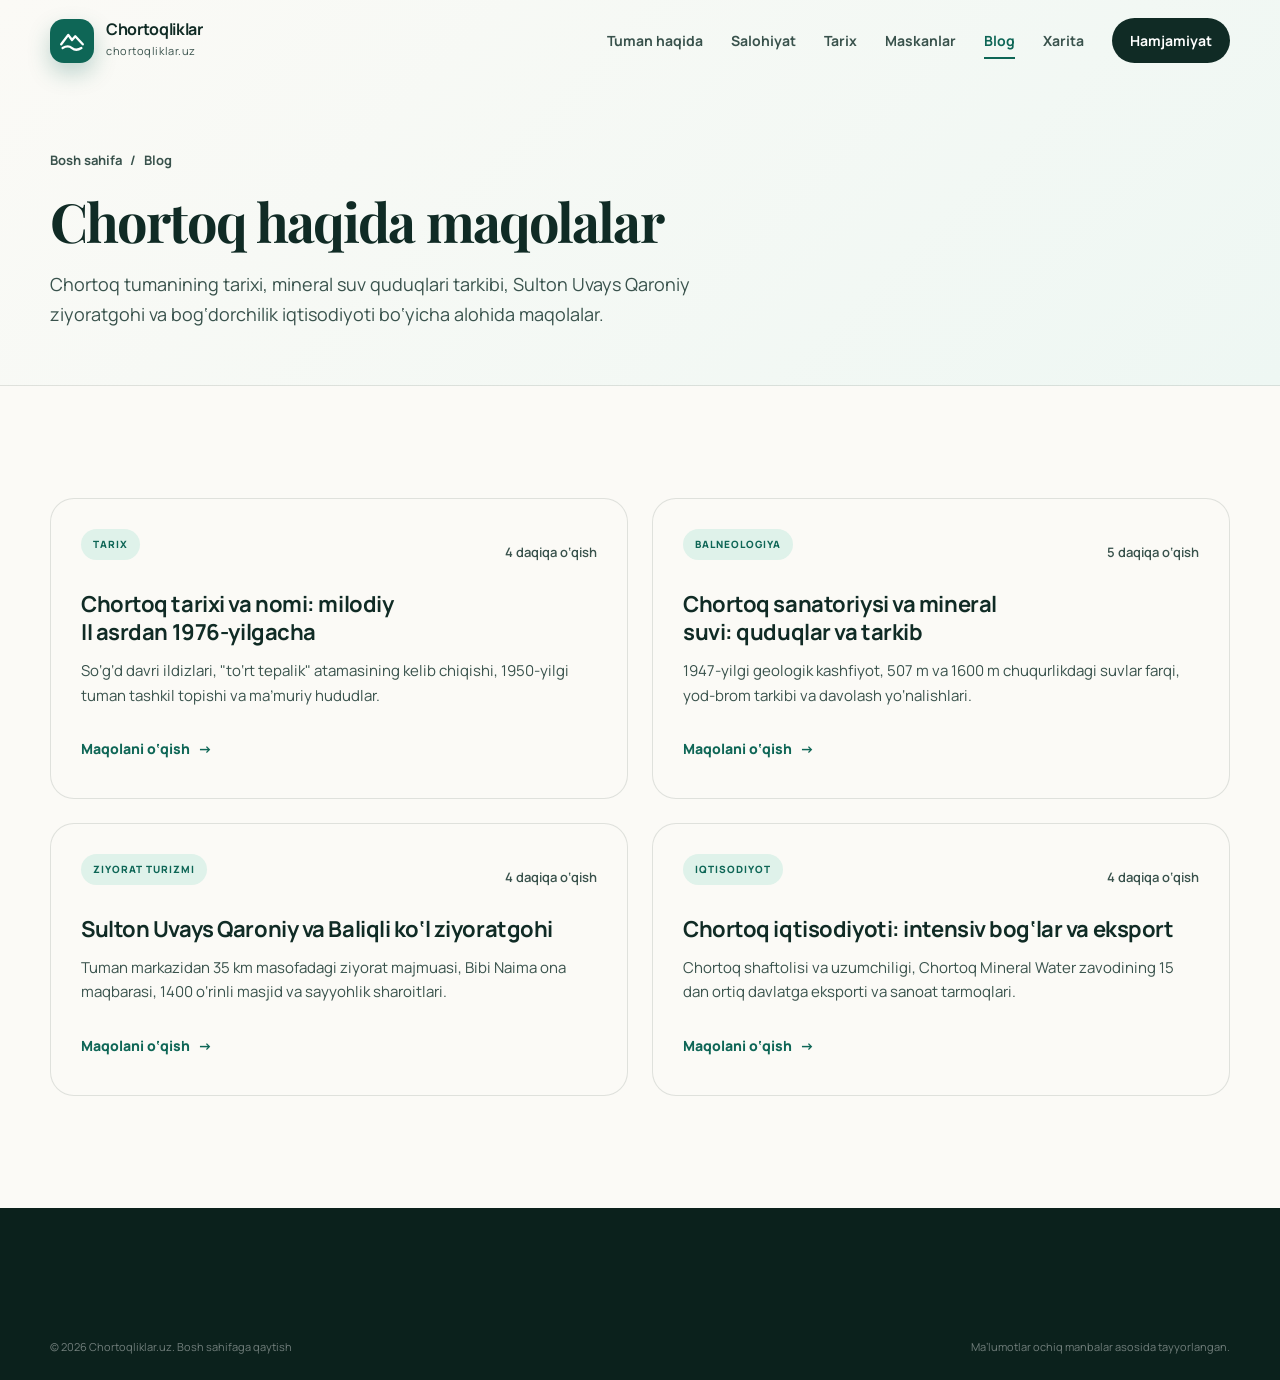
<file: blog/index.html>
<!doctype html>
<html lang="uz">
<head>
  <meta charset="utf-8" />
  <meta name="viewport" content="width=device-width, initial-scale=1" />
  <meta name="theme-color" content="#0e5d4f" />
  <meta name="description" content="Chortoq tumani tarixi, mineral suvlari, sanatoriy, ziyoratgohlar va iqtisodiyoti haqida maqolalar to‘plami." />
  <meta name="robots" content="index, follow, max-image-preview:large" />
  <link rel="canonical" href="https://chortoqliklar.uz/blog/" />
  <meta property="og:site_name" content="Chortoqliklar.uz" />
  <meta property="og:locale" content="uz_UZ" />
  <meta property="og:type" content="website" />
  <meta property="og:url" content="https://chortoqliklar.uz/blog/" />
  <meta property="og:title" content="Chortoq blogi. Maqolalar va tahlillar" />
  <meta property="og:description" content="Chortoq tumani tarixi, mineral suvlari, ziyoratgohlar va iqtisodiyoti bo‘yicha maqolalar." />
  <meta property="og:image" content="https://chortoqliklar.uz/assets/chortoq-sanatorium.png" />
  <title>Blog. Chortoqliklar.uz</title>
  <link rel="icon" href="../assets/favicon.svg" type="image/svg+xml" />
  <link rel="preconnect" href="https://fonts.googleapis.com" />
  <link rel="preconnect" href="https://fonts.gstatic.com" crossorigin />
  <link href="https://fonts.googleapis.com/css2?family=Manrope:wght@400;500;600;700;800&family=Playfair+Display:wght@600;700&display=swap" rel="stylesheet" />
  <link rel="stylesheet" href="../styles.css" />
  <script type="application/ld+json">
  {
    "@context": "https://schema.org",
    "@graph": [
      {
        "@type": "CollectionPage",
        "name": "Chortoq blogi",
        "url": "https://chortoqliklar.uz/blog/",
        "description": "Chortoq tumani tarixi, balneologiyasi, ziyoratgohlari va iqtisodiyoti haqida maqolalar.",
        "inLanguage": "uz"
      },
      {
        "@type": "BreadcrumbList",
        "itemListElement": [
          { "@type": "ListItem", "position": 1, "name": "Bosh sahifa", "item": "https://chortoqliklar.uz/" },
          { "@type": "ListItem", "position": 2, "name": "Blog", "item": "https://chortoqliklar.uz/blog/" }
        ]
      }
    ]
  }
  </script>
</head>
<body>
  <a class="skip-link" href="#main">Asosiy qismga o‘tish</a>

  <header class="site-header scrolled" id="top">
    <div class="container nav-wrap">
      <a class="brand" href="../index.html" aria-label="Chortoqliklar bosh sahifa">
        <span class="brand-mark" aria-hidden="true">
          <svg viewBox="0 0 64 64" role="img">
            <path d="M9 39 24 19l8 11 7-8 16 17" fill="none" stroke="currentColor" stroke-width="5" stroke-linecap="round" stroke-linejoin="round"/>
            <path d="M12 47c8-5 14-5 20 0s12 5 20 0" fill="none" stroke="currentColor" stroke-width="5" stroke-linecap="round"/>
          </svg>
        </span>
        <span>
          <strong>Chortoqliklar</strong>
          <small>chortoqliklar.uz</small>
        </span>
      </a>

      <button class="nav-toggle" type="button" aria-label="Menyuni ochish" aria-expanded="false" aria-controls="site-nav">
        <span></span><span></span><span></span>
      </button>

      <nav class="site-nav" id="site-nav" aria-label="Asosiy navigatsiya">
        <a href="../index.html#about">Tuman haqida</a>
        <a href="../index.html#potential">Salohiyat</a>
        <a href="../index.html#history">Tarix</a>
        <a href="../index.html#places">Maskanlar</a>
        <a class="active" href="index.html">Blog</a>
        <a href="../index.html#map">Xarita</a>
        <a class="nav-cta" href="../index.html#community">Hamjamiyat</a>
      </nav>
    </div>
  </header>

  <main id="main">
    <section class="article-hero">
      <div class="container">
        <nav class="breadcrumbs" aria-label="Navigatsiya zanjiri">
          <a href="../index.html">Bosh sahifa</a>
          <span>/</span>
          <span>Blog</span>
        </nav>
        <h1>Chortoq haqida maqolalar</h1>
        <p class="article-lead">
          Chortoq tumanining tarixi, mineral suv quduqlari tarkibi, Sulton Uvays Qaroniy ziyoratgohi va bog‘dorchilik iqtisodiyoti bo‘yicha alohida maqolalar.
        </p>
      </div>
    </section>

    <section class="section">
      <div class="container">
        <div class="blog-grid" style="margin-top: 0;">
          <article class="blog-card">
            <div class="blog-meta">
              <span class="place-tag">Tarix</span>
              <span>4 daqiqa o‘qish</span>
            </div>
            <h3><a href="chortoq-tarixi.html">Chortoq tarixi va nomi: milodiy II asrdan 1976-yilgacha</a></h3>
            <p>So‘g‘d davri ildizlari, "to‘rt tepalik" atamasining kelib chiqishi, 1950-yilgi tuman tashkil topishi va ma’muriy hududlar.</p>
            <a class="blog-read" href="chortoq-tarixi.html">Maqolani o‘qish <span>→</span></a>
          </article>

          <article class="blog-card">
            <div class="blog-meta">
              <span class="place-tag">Balneologiya</span>
              <span>5 daqiqa o‘qish</span>
            </div>
            <h3><a href="chortoq-mineral-suvi-va-sanatoriy.html">Chortoq sanatoriysi va mineral suvi: quduqlar va tarkib</a></h3>
            <p>1947-yilgi geologik kashfiyot, 507 m va 1600 m chuqurlikdagi suvlar farqi, yod-brom tarkibi va davolash yo‘nalishlari.</p>
            <a class="blog-read" href="chortoq-mineral-suvi-va-sanatoriy.html">Maqolani o‘qish <span>→</span></a>
          </article>

          <article class="blog-card">
            <div class="blog-meta">
              <span class="place-tag">Ziyorat turizmi</span>
              <span>4 daqiqa o‘qish</span>
            </div>
            <h3><a href="sulton-uvays-qaroniy-baliqli-kol.html">Sulton Uvays Qaroniy va Baliqli ko‘l ziyoratgohi</a></h3>
            <p>Tuman markazidan 35 km masofadagi ziyorat majmuasi, Bibi Naima ona maqbarasi, 1400 o‘rinli masjid va sayyohlik sharoitlari.</p>
            <a class="blog-read" href="sulton-uvays-qaroniy-baliqli-kol.html">Maqolani o‘qish <span>→</span></a>
          </article>

          <article class="blog-card">
            <div class="blog-meta">
              <span class="place-tag">Iqtisodiyot</span>
              <span>4 daqiqa o‘qish</span>
            </div>
            <h3><a href="chortoq-iqtisodiyoti-va-bogdorchilik.html">Chortoq iqtisodiyoti: intensiv bog‘lar va eksport</a></h3>
            <p>Chortoq shaftolisi va uzumchiligi, Chortoq Mineral Water zavodining 15 dan ortiq davlatga eksporti va sanoat tarmoqlari.</p>
            <a class="blog-read" href="chortoq-iqtisodiyoti-va-bogdorchilik.html">Maqolani o‘qish <span>→</span></a>
          </article>
        </div>
      </div>
    </section>
  </main>

  <footer class="site-footer">
    <div class="container footer-bottom" style="border-top: 0; padding-top: 0;">
      <p>© <span id="current-year"></span> Chortoqliklar.uz. <a href="../index.html">Bosh sahifaga qaytish</a></p>
      <p>Ma’lumotlar ochiq manbalar asosida tayyorlangan.</p>
    </div>
  </footer>

  <script src="../script.js"></script>
</body>
</html>
</file>
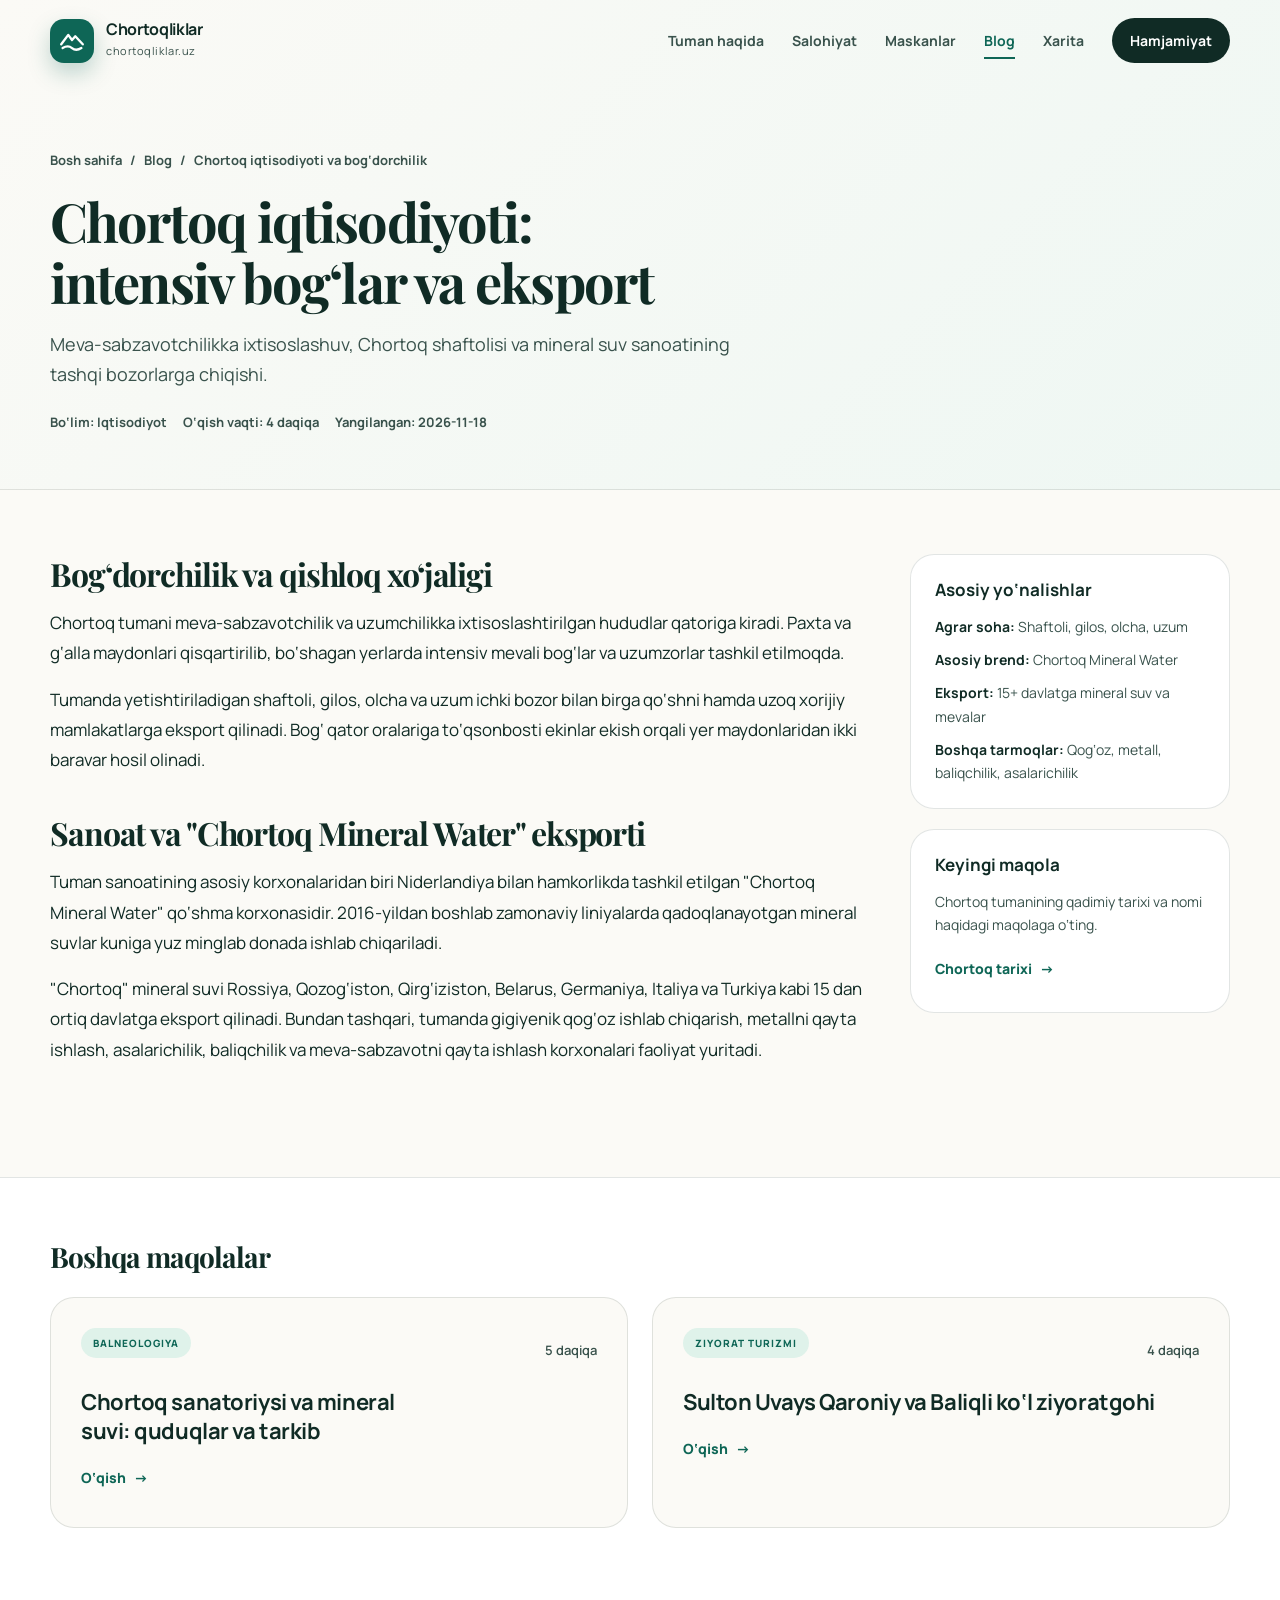
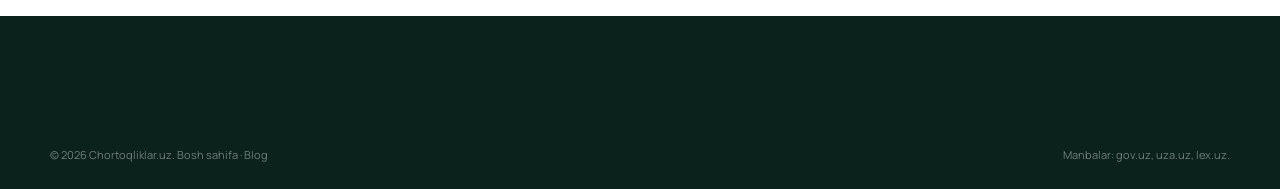
<file: blog/chortoq-iqtisodiyoti-va-bogdorchilik.html>
<!doctype html>
<html lang="uz">
<head>
  <meta charset="utf-8" />
  <meta name="viewport" content="width=device-width, initial-scale=1" />
  <meta name="theme-color" content="#0e5d4f" />
  <meta name="description" content="Chortoq tumani iqtisodiyoti: intensiv bog‘dorchilik, Chortoq shaftolisi va uzumi, Chortoq Mineral Water zavodi va 15 dan ortiq davlatga eksport." />
  <meta name="robots" content="index, follow, max-image-preview:large" />
  <link rel="canonical" href="https://chortoqliklar.uz/blog/chortoq-iqtisodiyoti-va-bogdorchilik.html" />
  <meta property="og:site_name" content="Chortoqliklar.uz" />
  <meta property="og:locale" content="uz_UZ" />
  <meta property="og:type" content="article" />
  <meta property="og:url" content="https://chortoqliklar.uz/blog/chortoq-iqtisodiyoti-va-bogdorchilik.html" />
  <meta property="og:title" content="Chortoq iqtisodiyoti: intensiv bog‘lar va eksport" />
  <meta property="og:description" content="Chortoq tumanida bog‘dorchilik ixtisoslashuvi, meva eksporti va Chortoq Mineral Water sanoat korxonasi haqida." />
  <meta property="og:image" content="https://chortoqliklar.uz/assets/chortoq-sanatorium.png" />
  <meta name="twitter:card" content="summary_large_image" />
  <title>Chortoq iqtisodiyoti va bog‘dorchilik | Chortoqliklar.uz</title>
  <link rel="icon" href="../assets/favicon.svg" type="image/svg+xml" />
  <link rel="preconnect" href="https://fonts.googleapis.com" />
  <link rel="preconnect" href="https://fonts.gstatic.com" crossorigin />
  <link href="https://fonts.googleapis.com/css2?family=Manrope:wght@400;500;600;700;800&family=Playfair+Display:wght@600;700&display=swap" rel="stylesheet" />
  <link rel="stylesheet" href="../styles.css" />
  <script type="application/ld+json">
  {
    "@context": "https://schema.org",
    "@graph": [
      {
        "@type": "BlogPosting",
        "headline": "Chortoq iqtisodiyoti: intensiv bog‘lar va eksport",
        "description": "Chortoq shaftolisi va uzumchiligi, Chortoq Mineral Water zavodining 15 dan ortiq davlatga eksporti va sanoat tarmoqlari.",
        "datePublished": "2026-11-18",
        "dateModified": "2026-11-18",
        "inLanguage": "uz",
        "mainEntityOfPage": "https://chortoqliklar.uz/blog/chortoq-iqtisodiyoti-va-bogdorchilik.html",
        "image": "https://chortoqliklar.uz/assets/chortoq-sanatorium.png",
        "author": { "@type": "Person", "name": "Xamidullo Xudoyberdiyev", "url": "https://xamidullo.uz/" },
        "publisher": { "@type": "Organization", "name": "Chortoqliklar.uz", "url": "https://chortoqliklar.uz/" }
      },
      {
        "@type": "BreadcrumbList",
        "itemListElement": [
          { "@type": "ListItem", "position": 1, "name": "Bosh sahifa", "item": "https://chortoqliklar.uz/" },
          { "@type": "ListItem", "position": 2, "name": "Blog", "item": "https://chortoqliklar.uz/blog/" },
          { "@type": "ListItem", "position": 3, "name": "Chortoq iqtisodiyoti", "item": "https://chortoqliklar.uz/blog/chortoq-iqtisodiyoti-va-bogdorchilik.html" }
        ]
      }
    ]
  }
  </script>
</head>
<body>
  <a class="skip-link" href="#main">Asosiy qismga o‘tish</a>

  <header class="site-header scrolled" id="top">
    <div class="container nav-wrap">
      <a class="brand" href="../index.html" aria-label="Chortoqliklar bosh sahifa">
        <span class="brand-mark" aria-hidden="true">
          <svg viewBox="0 0 64 64" role="img">
            <path d="M9 39 24 19l8 11 7-8 16 17" fill="none" stroke="currentColor" stroke-width="5" stroke-linecap="round" stroke-linejoin="round"/>
            <path d="M12 47c8-5 14-5 20 0s12 5 20 0" fill="none" stroke="currentColor" stroke-width="5" stroke-linecap="round"/>
          </svg>
        </span>
        <span><strong>Chortoqliklar</strong><small>chortoqliklar.uz</small></span>
      </a>
      <button class="nav-toggle" type="button" aria-label="Menyuni ochish" aria-expanded="false" aria-controls="site-nav">
        <span></span><span></span><span></span>
      </button>
      <nav class="site-nav" id="site-nav" aria-label="Asosiy navigatsiya">
        <a href="../index.html#about">Tuman haqida</a>
        <a href="../index.html#potential">Salohiyat</a>
        <a href="../index.html#places">Maskanlar</a>
        <a class="active" href="index.html">Blog</a>
        <a href="../index.html#map">Xarita</a>
        <a class="nav-cta" href="../index.html#community">Hamjamiyat</a>
      </nav>
    </div>
  </header>

  <main id="main">
    <section class="article-hero">
      <div class="container">
        <nav class="breadcrumbs" aria-label="Navigatsiya zanjiri">
          <a href="../index.html">Bosh sahifa</a><span>/</span>
          <a href="index.html">Blog</a><span>/</span>
          <span>Chortoq iqtisodiyoti va bog‘dorchilik</span>
        </nav>
        <h1>Chortoq iqtisodiyoti: intensiv bog‘lar va eksport</h1>
        <p class="article-lead">
          Meva-sabzavotchilikka ixtisoslashuv, Chortoq shaftolisi va mineral suv sanoatining tashqi bozorlarga chiqishi.
        </p>
        <div class="article-info">
          <span>Bo‘lim: Iqtisodiyot</span>
          <span>O‘qish vaqti: 4 daqiqa</span>
          <span>Yangilangan: 2026-11-18</span>
        </div>
      </div>
    </section>

    <section class="article-section">
      <div class="container article-layout">
        <article class="article-body">
          <h2>Bog‘dorchilik va qishloq xo‘jaligi</h2>
          <p>
            Chortoq tumani meva-sabzavotchilik va uzumchilikka ixtisoslashtirilgan hududlar qatoriga kiradi. Paxta va g‘alla maydonlari qisqartirilib, bo‘shagan yerlarda intensiv mevali bog‘lar va uzumzorlar tashkil etilmoqda.
          </p>
          <p>
            Tumanda yetishtiriladigan shaftoli, gilos, olcha va uzum ichki bozor bilan birga qo‘shni hamda uzoq xorijiy mamlakatlarga eksport qilinadi. Bog‘ qator oralariga to‘qsonbosti ekinlar ekish orqali yer maydonlaridan ikki baravar hosil olinadi.
          </p>

          <h2>Sanoat va "Chortoq Mineral Water" eksporti</h2>
          <p>
            Tuman sanoatining asosiy korxonalaridan biri Niderlandiya bilan hamkorlikda tashkil etilgan "Chortoq Mineral Water" qo‘shma korxonasidir. 2016-yildan boshlab zamonaviy liniyalarda qadoqlanayotgan mineral suvlar kuniga yuz minglab donada ishlab chiqariladi.
          </p>
          <p>
            "Chortoq" mineral suvi Rossiya, Qozog‘iston, Qirg‘iziston, Belarus, Germaniya, Italiya va Turkiya kabi 15 dan ortiq davlatga eksport qilinadi. Bundan tashqari, tumanda gigiyenik qog‘oz ishlab chiqarish, metallni qayta ishlash, asalarichilik, baliqchilik va meva-sabzavotni qayta ishlash korxonalari faoliyat yuritadi.
          </p>
        </article>

        <aside class="article-sidebar">
          <div class="fact-box">
            <h3>Asosiy yo‘nalishlar</h3>
            <ul>
              <li><strong>Agrar soha:</strong> Shaftoli, gilos, olcha, uzum</li>
              <li><strong>Asosiy brend:</strong> Chortoq Mineral Water</li>
              <li><strong>Eksport:</strong> 15+ davlatga mineral suv va mevalar</li>
              <li><strong>Boshqa tarmoqlar:</strong> Qog‘oz, metall, baliqchilik, asalarichilik</li>
            </ul>
          </div>
          <div class="fact-box">
            <h3>Keyingi maqola</h3>
            <p style="margin: 0 0 12px; font-size: 14px; color: var(--ink-soft);">
              Chortoq tumanining qadimiy tarixi va nomi haqidagi maqolaga o‘ting.
            </p>
            <a class="blog-read" href="chortoq-tarixi.html">Chortoq tarixi <span>→</span></a>
          </div>
        </aside>
      </div>
    </section>

    <section class="related-section">
      <div class="container">
        <h2 style="margin: 0 0 24px; font-size: 28px;">Boshqa maqolalar</h2>
        <div class="blog-grid" style="margin-top: 0;">
          <article class="blog-card">
            <div class="blog-meta"><span class="place-tag">Balneologiya</span><span>5 daqiqa</span></div>
            <h3><a href="chortoq-mineral-suvi-va-sanatoriy.html">Chortoq sanatoriysi va mineral suvi: quduqlar va tarkib</a></h3>
            <a class="blog-read" href="chortoq-mineral-suvi-va-sanatoriy.html">O‘qish <span>→</span></a>
          </article>
          <article class="blog-card">
            <div class="blog-meta"><span class="place-tag">Ziyorat turizmi</span><span>4 daqiqa</span></div>
            <h3><a href="sulton-uvays-qaroniy-baliqli-kol.html">Sulton Uvays Qaroniy va Baliqli ko‘l ziyoratgohi</a></h3>
            <a class="blog-read" href="sulton-uvays-qaroniy-baliqli-kol.html">O‘qish <span>→</span></a>
          </article>
        </div>
      </div>
    </section>
  </main>

  <footer class="site-footer">
    <div class="container footer-bottom" style="border-top: 0; padding-top: 0;">
      <p>© <span id="current-year"></span> Chortoqliklar.uz. <a href="../index.html">Bosh sahifa</a> · <a href="index.html">Blog</a></p>
      <p>Manbalar: gov.uz, uza.uz, lex.uz.</p>
    </div>
  </footer>

  <script src="../script.js"></script>
</body>
</html>
</file>
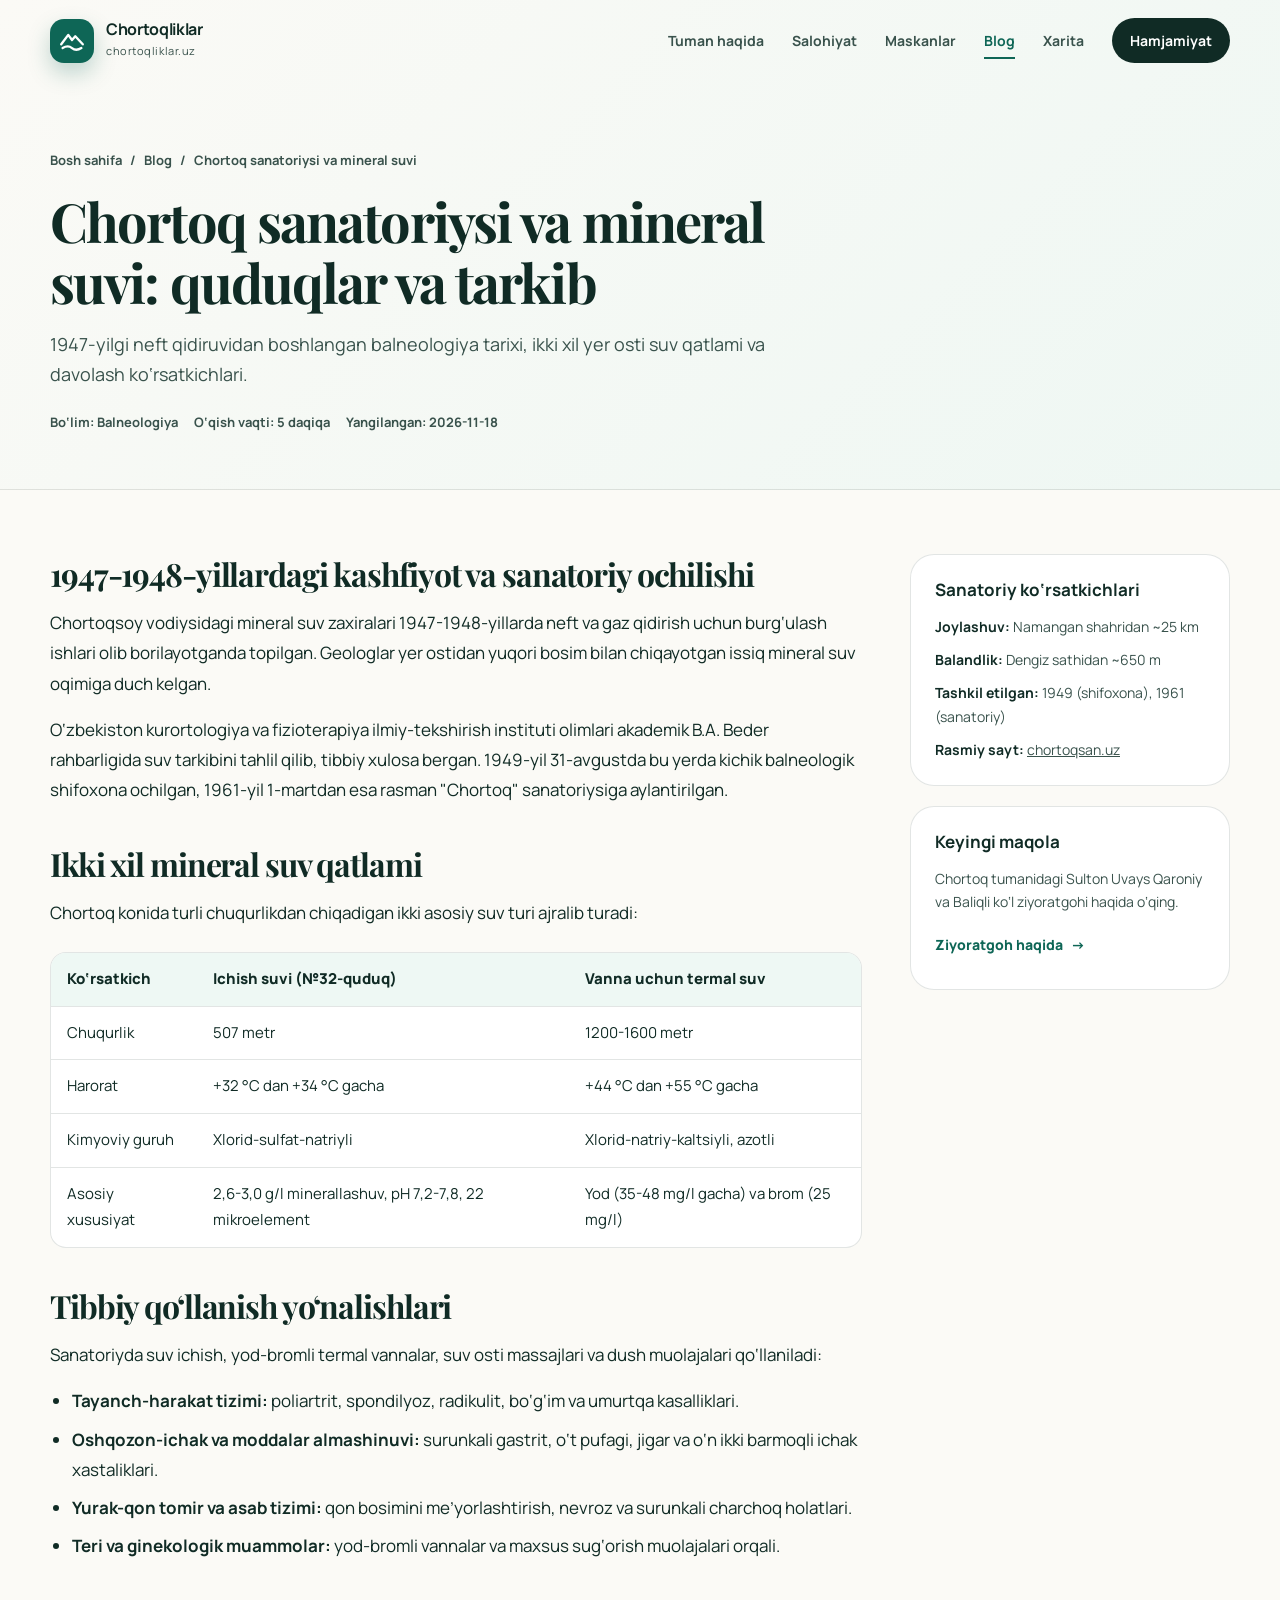
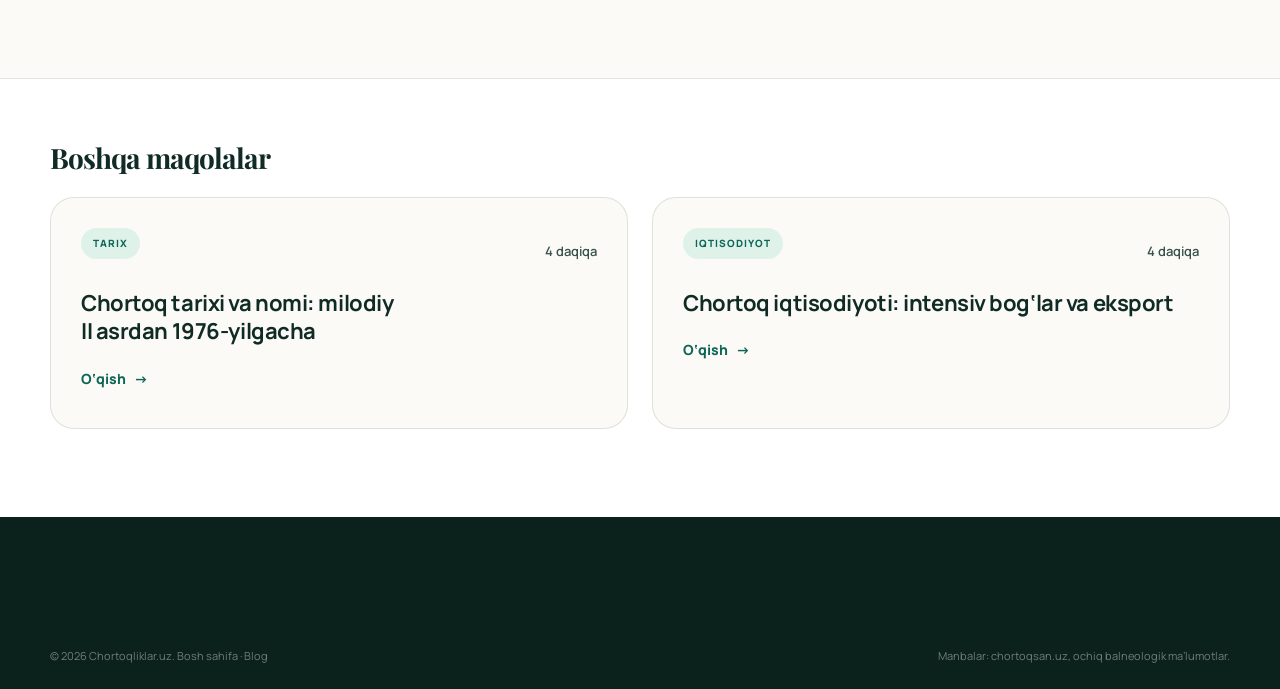
<file: blog/chortoq-mineral-suvi-va-sanatoriy.html>
<!doctype html>
<html lang="uz">
<head>
  <meta charset="utf-8" />
  <meta name="viewport" content="width=device-width, initial-scale=1" />
  <meta name="theme-color" content="#0e5d4f" />
  <meta name="description" content="Chortoq sanatoriysi tarixi, 507 m va 1200-1600 m chuqurlikdagi mineral suv quduqlari, yod-brom tarkibi va davolash yo‘nalishlari." />
  <meta name="robots" content="index, follow, max-image-preview:large" />
  <link rel="canonical" href="https://chortoqliklar.uz/blog/chortoq-mineral-suvi-va-sanatoriy.html" />
  <meta property="og:site_name" content="Chortoqliklar.uz" />
  <meta property="og:locale" content="uz_UZ" />
  <meta property="og:type" content="article" />
  <meta property="og:url" content="https://chortoqliklar.uz/blog/chortoq-mineral-suvi-va-sanatoriy.html" />
  <meta property="og:title" content="Chortoq sanatoriysi va mineral suvi: quduqlar va tarkib" />
  <meta property="og:description" content="1947-yilgi kashfiyot, ichimlik va termal vannalar uchun ishlatiladigan Chortoq mineral suvlarining kimyoviy tarkibi." />
  <meta property="og:image" content="https://chortoqliklar.uz/assets/chortoq-sanatorium.png" />
  <meta name="twitter:card" content="summary_large_image" />
  <title>Chortoq sanatoriysi va mineral suvi | Chortoqliklar.uz</title>
  <link rel="icon" href="../assets/favicon.svg" type="image/svg+xml" />
  <link rel="preconnect" href="https://fonts.googleapis.com" />
  <link rel="preconnect" href="https://fonts.gstatic.com" crossorigin />
  <link href="https://fonts.googleapis.com/css2?family=Manrope:wght@400;500;600;700;800&family=Playfair+Display:wght@600;700&display=swap" rel="stylesheet" />
  <link rel="stylesheet" href="../styles.css" />
  <script type="application/ld+json">
  {
    "@context": "https://schema.org",
    "@graph": [
      {
        "@type": "BlogPosting",
        "headline": "Chortoq sanatoriysi va mineral suvi: quduqlar va tarkib",
        "description": "1947-yilgi geologik kashfiyot, 507 m va 1600 m chuqurlikdagi suvlar farqi, yod-brom tarkibi va davolash yo‘nalishlari.",
        "datePublished": "2026-11-18",
        "dateModified": "2026-11-18",
        "inLanguage": "uz",
        "mainEntityOfPage": "https://chortoqliklar.uz/blog/chortoq-mineral-suvi-va-sanatoriy.html",
        "image": "https://chortoqliklar.uz/assets/chortoq-sanatorium.png",
        "author": { "@type": "Person", "name": "Xamidullo Xudoyberdiyev", "url": "https://xamidullo.uz/" },
        "publisher": { "@type": "Organization", "name": "Chortoqliklar.uz", "url": "https://chortoqliklar.uz/" }
      },
      {
        "@type": "BreadcrumbList",
        "itemListElement": [
          { "@type": "ListItem", "position": 1, "name": "Bosh sahifa", "item": "https://chortoqliklar.uz/" },
          { "@type": "ListItem", "position": 2, "name": "Blog", "item": "https://chortoqliklar.uz/blog/" },
          { "@type": "ListItem", "position": 3, "name": "Chortoq mineral suvi", "item": "https://chortoqliklar.uz/blog/chortoq-mineral-suvi-va-sanatoriy.html" }
        ]
      }
    ]
  }
  </script>
</head>
<body>
  <a class="skip-link" href="#main">Asosiy qismga o‘tish</a>

  <header class="site-header scrolled" id="top">
    <div class="container nav-wrap">
      <a class="brand" href="../index.html" aria-label="Chortoqliklar bosh sahifa">
        <span class="brand-mark" aria-hidden="true">
          <svg viewBox="0 0 64 64" role="img">
            <path d="M9 39 24 19l8 11 7-8 16 17" fill="none" stroke="currentColor" stroke-width="5" stroke-linecap="round" stroke-linejoin="round"/>
            <path d="M12 47c8-5 14-5 20 0s12 5 20 0" fill="none" stroke="currentColor" stroke-width="5" stroke-linecap="round"/>
          </svg>
        </span>
        <span><strong>Chortoqliklar</strong><small>chortoqliklar.uz</small></span>
      </a>
      <button class="nav-toggle" type="button" aria-label="Menyuni ochish" aria-expanded="false" aria-controls="site-nav">
        <span></span><span></span><span></span>
      </button>
      <nav class="site-nav" id="site-nav" aria-label="Asosiy navigatsiya">
        <a href="../index.html#about">Tuman haqida</a>
        <a href="../index.html#potential">Salohiyat</a>
        <a href="../index.html#places">Maskanlar</a>
        <a class="active" href="index.html">Blog</a>
        <a href="../index.html#map">Xarita</a>
        <a class="nav-cta" href="../index.html#community">Hamjamiyat</a>
      </nav>
    </div>
  </header>

  <main id="main">
    <section class="article-hero">
      <div class="container">
        <nav class="breadcrumbs" aria-label="Navigatsiya zanjiri">
          <a href="../index.html">Bosh sahifa</a><span>/</span>
          <a href="index.html">Blog</a><span>/</span>
          <span>Chortoq sanatoriysi va mineral suvi</span>
        </nav>
        <h1>Chortoq sanatoriysi va mineral suvi: quduqlar va tarkib</h1>
        <p class="article-lead">
          1947-yilgi neft qidiruvidan boshlangan balneologiya tarixi, ikki xil yer osti suv qatlami va davolash ko‘rsatkichlari.
        </p>
        <div class="article-info">
          <span>Bo‘lim: Balneologiya</span>
          <span>O‘qish vaqti: 5 daqiqa</span>
          <span>Yangilangan: 2026-11-18</span>
        </div>
      </div>
    </section>

    <section class="article-section">
      <div class="container article-layout">
        <article class="article-body">
          <h2>1947-1948-yillardagi kashfiyot va sanatoriy ochilishi</h2>
          <p>
            Chortoqsoy vodiysidagi mineral suv zaxiralari 1947-1948-yillarda neft va gaz qidirish uchun burg‘ulash ishlari olib borilayotganda topilgan. Geologlar yer ostidan yuqori bosim bilan chiqayotgan issiq mineral suv oqimiga duch kelgan.
          </p>
          <p>
            O‘zbekiston kurortologiya va fizioterapiya ilmiy-tekshirish instituti olimlari akademik B.A. Beder rahbarligida suv tarkibini tahlil qilib, tibbiy xulosa bergan. 1949-yil 31-avgustda bu yerda kichik balneologik shifoxona ochilgan, 1961-yil 1-martdan esa rasman "Chortoq" sanatoriysiga aylantirilgan.
          </p>

          <h2>Ikki xil mineral suv qatlami</h2>
          <p>
            Chortoq konida turli chuqurlikdan chiqadigan ikki asosiy suv turi ajralib turadi:
          </p>
          <div class="article-table-wrap">
            <table class="article-table">
              <thead>
                <tr>
                  <th>Ko‘rsatkich</th>
                  <th>Ichish suvi (№32-quduq)</th>
                  <th>Vanna uchun termal suv</th>
                </tr>
              </thead>
              <tbody>
                <tr>
                  <td>Chuqurlik</td>
                  <td>507 metr</td>
                  <td>1200-1600 metr</td>
                </tr>
                <tr>
                  <td>Harorat</td>
                  <td>+32 °C dan +34 °C gacha</td>
                  <td>+44 °C dan +55 °C gacha</td>
                </tr>
                <tr>
                  <td>Kimyoviy guruh</td>
                  <td>Xlorid-sulfat-natriyli</td>
                  <td>Xlorid-natriy-kaltsiyli, azotli</td>
                </tr>
                <tr>
                  <td>Asosiy xususiyat</td>
                  <td>2,6-3,0 g/l minerallashuv, pH 7,2-7,8, 22 mikroelement</td>
                  <td>Yod (35-48 mg/l gacha) va brom (25 mg/l)</td>
                </tr>
              </tbody>
            </table>
          </div>

          <h2>Tibbiy qo‘llanish yo‘nalishlari</h2>
          <p>
            Sanatoriyda suv ichish, yod-bromli termal vannalar, suv osti massajlari va dush muolajalari qo‘llaniladi:
          </p>
          <ul>
            <li><strong>Tayanch-harakat tizimi:</strong> poliartrit, spondilyoz, radikulit, bo‘g‘im va umurtqa kasalliklari.</li>
            <li><strong>Oshqozon-ichak va moddalar almashinuvi:</strong> surunkali gastrit, o‘t pufagi, jigar va o‘n ikki barmoqli ichak xastaliklari.</li>
            <li><strong>Yurak-qon tomir va asab tizimi:</strong> qon bosimini me’yorlashtirish, nevroz va surunkali charchoq holatlari.</li>
            <li><strong>Teri va ginekologik muammolar:</strong> yod-bromli vannalar va maxsus sug‘orish muolajalari orqali.</li>
          </ul>
        </article>

        <aside class="article-sidebar">
          <div class="fact-box">
            <h3>Sanatoriy ko‘rsatkichlari</h3>
            <ul>
              <li><strong>Joylashuv:</strong> Namangan shahridan ~25 km</li>
              <li><strong>Balandlik:</strong> Dengiz sathidan ~650 m</li>
              <li><strong>Tashkil etilgan:</strong> 1949 (shifoxona), 1961 (sanatoriy)</li>
              <li><strong>Rasmiy sayt:</strong> <a href="https://www.chortoqsan.uz/" target="_blank" rel="noopener" style="text-decoration: underline;">chortoqsan.uz</a></li>
            </ul>
          </div>
          <div class="fact-box">
            <h3>Keyingi maqola</h3>
            <p style="margin: 0 0 12px; font-size: 14px; color: var(--ink-soft);">
              Chortoq tumanidagi Sulton Uvays Qaroniy va Baliqli ko‘l ziyoratgohi haqida o‘qing.
            </p>
            <a class="blog-read" href="sulton-uvays-qaroniy-baliqli-kol.html">Ziyoratgoh haqida <span>→</span></a>
          </div>
        </aside>
      </div>
    </section>

    <section class="related-section">
      <div class="container">
        <h2 style="margin: 0 0 24px; font-size: 28px;">Boshqa maqolalar</h2>
        <div class="blog-grid" style="margin-top: 0;">
          <article class="blog-card">
            <div class="blog-meta"><span class="place-tag">Tarix</span><span>4 daqiqa</span></div>
            <h3><a href="chortoq-tarixi.html">Chortoq tarixi va nomi: milodiy II asrdan 1976-yilgacha</a></h3>
            <a class="blog-read" href="chortoq-tarixi.html">O‘qish <span>→</span></a>
          </article>
          <article class="blog-card">
            <div class="blog-meta"><span class="place-tag">Iqtisodiyot</span><span>4 daqiqa</span></div>
            <h3><a href="chortoq-iqtisodiyoti-va-bogdorchilik.html">Chortoq iqtisodiyoti: intensiv bog‘lar va eksport</a></h3>
            <a class="blog-read" href="chortoq-iqtisodiyoti-va-bogdorchilik.html">O‘qish <span>→</span></a>
          </article>
        </div>
      </div>
    </section>
  </main>

  <footer class="site-footer">
    <div class="container footer-bottom" style="border-top: 0; padding-top: 0;">
      <p>© <span id="current-year"></span> Chortoqliklar.uz. <a href="../index.html">Bosh sahifa</a> · <a href="index.html">Blog</a></p>
      <p>Manbalar: chortoqsan.uz, ochiq balneologik ma’lumotlar.</p>
    </div>
  </footer>

  <script src="../script.js"></script>
</body>
</html>
</file>
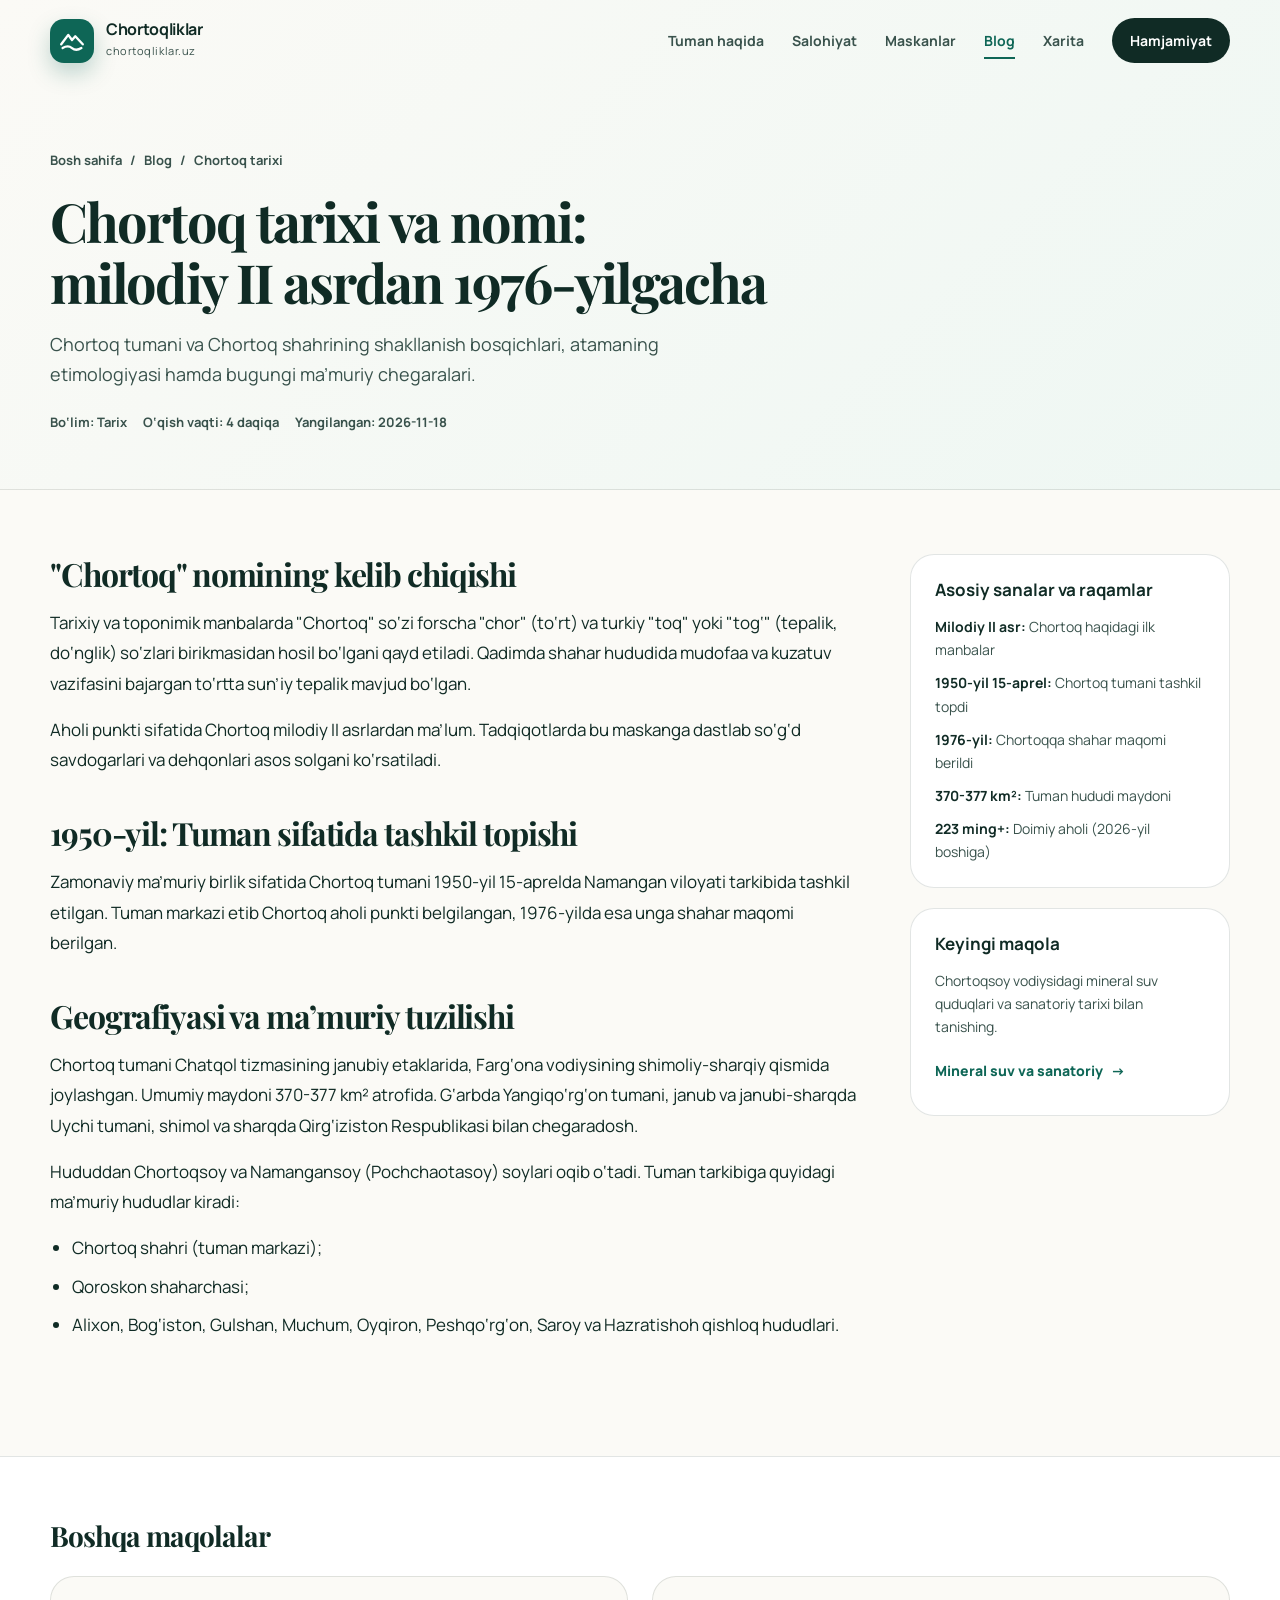
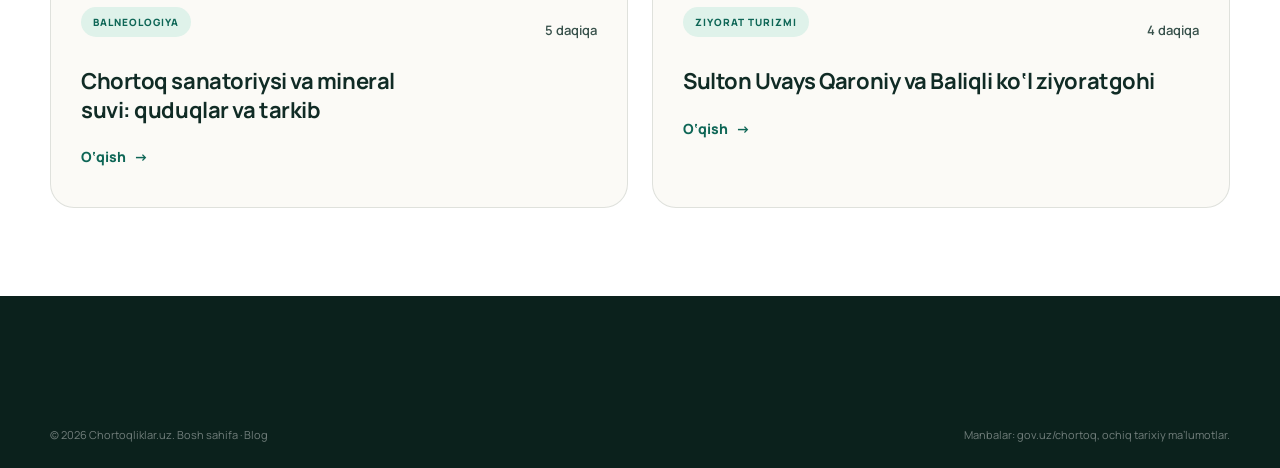
<file: blog/chortoq-tarixi.html>
<!doctype html>
<html lang="uz">
<head>
  <meta charset="utf-8" />
  <meta name="viewport" content="width=device-width, initial-scale=1" />
  <meta name="theme-color" content="#0e5d4f" />
  <meta name="description" content="Chortoq tumani tarixi, nomining ma'nosi, 1950-yilgi tashkil topishi, 1976-yilda shahar maqomi olishi va ma'muriy hududlari haqida." />
  <meta name="robots" content="index, follow, max-image-preview:large" />
  <link rel="canonical" href="https://chortoqliklar.uz/blog/chortoq-tarixi.html" />
  <meta property="og:site_name" content="Chortoqliklar.uz" />
  <meta property="og:locale" content="uz_UZ" />
  <meta property="og:type" content="article" />
  <meta property="og:url" content="https://chortoqliklar.uz/blog/chortoq-tarixi.html" />
  <meta property="og:title" content="Chortoq tarixi va nomi: milodiy II asrdan 1976-yilgacha" />
  <meta property="og:description" content="Chortoq so‘zining kelib chiqishi, qadimiy mudofaa tepaliklari, tuman tashkil topishi va ma’muriy tuzilishi." />
  <meta property="og:image" content="https://chortoqliklar.uz/assets/chortoq-sanatorium.png" />
  <meta name="twitter:card" content="summary_large_image" />
  <title>Chortoq tarixi va nomi | Chortoqliklar.uz</title>
  <link rel="icon" href="../assets/favicon.svg" type="image/svg+xml" />
  <link rel="preconnect" href="https://fonts.googleapis.com" />
  <link rel="preconnect" href="https://fonts.gstatic.com" crossorigin />
  <link href="https://fonts.googleapis.com/css2?family=Manrope:wght@400;500;600;700;800&family=Playfair+Display:wght@600;700&display=swap" rel="stylesheet" />
  <link rel="stylesheet" href="../styles.css" />
  <script type="application/ld+json">
  {
    "@context": "https://schema.org",
    "@graph": [
      {
        "@type": "BlogPosting",
        "headline": "Chortoq tarixi va nomi: milodiy II asrdan 1976-yilgacha",
        "description": "Chortoq so‘zining kelib chiqishi, qadimiy mudofaa tepaliklari, 1950-yilgi tuman tashkil topishi va ma’muriy hududlari.",
        "datePublished": "2026-11-18",
        "dateModified": "2026-11-18",
        "inLanguage": "uz",
        "mainEntityOfPage": "https://chortoqliklar.uz/blog/chortoq-tarixi.html",
        "image": "https://chortoqliklar.uz/assets/chortoq-sanatorium.png",
        "author": { "@type": "Person", "name": "Xamidullo Xudoyberdiyev", "url": "https://xamidullo.uz/" },
        "publisher": { "@type": "Organization", "name": "Chortoqliklar.uz", "url": "https://chortoqliklar.uz/" }
      },
      {
        "@type": "BreadcrumbList",
        "itemListElement": [
          { "@type": "ListItem", "position": 1, "name": "Bosh sahifa", "item": "https://chortoqliklar.uz/" },
          { "@type": "ListItem", "position": 2, "name": "Blog", "item": "https://chortoqliklar.uz/blog/" },
          { "@type": "ListItem", "position": 3, "name": "Chortoq tarixi", "item": "https://chortoqliklar.uz/blog/chortoq-tarixi.html" }
        ]
      }
    ]
  }
  </script>
</head>
<body>
  <a class="skip-link" href="#main">Asosiy qismga o‘tish</a>

  <header class="site-header scrolled" id="top">
    <div class="container nav-wrap">
      <a class="brand" href="../index.html" aria-label="Chortoqliklar bosh sahifa">
        <span class="brand-mark" aria-hidden="true">
          <svg viewBox="0 0 64 64" role="img">
            <path d="M9 39 24 19l8 11 7-8 16 17" fill="none" stroke="currentColor" stroke-width="5" stroke-linecap="round" stroke-linejoin="round"/>
            <path d="M12 47c8-5 14-5 20 0s12 5 20 0" fill="none" stroke="currentColor" stroke-width="5" stroke-linecap="round"/>
          </svg>
        </span>
        <span><strong>Chortoqliklar</strong><small>chortoqliklar.uz</small></span>
      </a>
      <button class="nav-toggle" type="button" aria-label="Menyuni ochish" aria-expanded="false" aria-controls="site-nav">
        <span></span><span></span><span></span>
      </button>
      <nav class="site-nav" id="site-nav" aria-label="Asosiy navigatsiya">
        <a href="../index.html#about">Tuman haqida</a>
        <a href="../index.html#potential">Salohiyat</a>
        <a href="../index.html#places">Maskanlar</a>
        <a class="active" href="index.html">Blog</a>
        <a href="../index.html#map">Xarita</a>
        <a class="nav-cta" href="../index.html#community">Hamjamiyat</a>
      </nav>
    </div>
  </header>

  <main id="main">
    <section class="article-hero">
      <div class="container">
        <nav class="breadcrumbs" aria-label="Navigatsiya zanjiri">
          <a href="../index.html">Bosh sahifa</a><span>/</span>
          <a href="index.html">Blog</a><span>/</span>
          <span>Chortoq tarixi</span>
        </nav>
        <h1>Chortoq tarixi va nomi: milodiy II asrdan 1976-yilgacha</h1>
        <p class="article-lead">
          Chortoq tumani va Chortoq shahrining shakllanish bosqichlari, atamaning etimologiyasi hamda bugungi ma’muriy chegaralari.
        </p>
        <div class="article-info">
          <span>Bo‘lim: Tarix</span>
          <span>O‘qish vaqti: 4 daqiqa</span>
          <span>Yangilangan: 2026-11-18</span>
        </div>
      </div>
    </section>

    <section class="article-section">
      <div class="container article-layout">
        <article class="article-body">
          <h2>"Chortoq" nomining kelib chiqishi</h2>
          <p>
            Tarixiy va toponimik manbalarda "Chortoq" so‘zi forscha "chor" (to‘rt) va turkiy "toq" yoki "tog‘" (tepalik, do‘nglik) so‘zlari birikmasidan hosil bo‘lgani qayd etiladi. Qadimda shahar hududida mudofaa va kuzatuv vazifasini bajargan to‘rtta sun’iy tepalik mavjud bo‘lgan.
          </p>
          <p>
            Aholi punkti sifatida Chortoq milodiy II asrlardan ma’lum. Tadqiqotlarda bu maskanga dastlab so‘g‘d savdogarlari va dehqonlari asos solgani ko‘rsatiladi.
          </p>

          <h2>1950-yil: Tuman sifatida tashkil topishi</h2>
          <p>
            Zamonaviy ma’muriy birlik sifatida Chortoq tumani 1950-yil 15-aprelda Namangan viloyati tarkibida tashkil etilgan. Tuman markazi etib Chortoq aholi punkti belgilangan, 1976-yilda esa unga shahar maqomi berilgan.
          </p>

          <h2>Geografiyasi va ma’muriy tuzilishi</h2>
          <p>
            Chortoq tumani Chatqol tizmasining janubiy etaklarida, Farg‘ona vodiysining shimoliy-sharqiy qismida joylashgan. Umumiy maydoni 370-377 km² atrofida. G‘arbda Yangiqo‘rg‘on tumani, janub va janubi-sharqda Uychi tumani, shimol va sharqda Qirg‘iziston Respublikasi bilan chegaradosh.
          </p>
          <p>
            Hududdan Chortoqsoy va Namangansoy (Pochchaotasoy) soylari oqib o‘tadi. Tuman tarkibiga quyidagi ma’muriy hududlar kiradi:
          </p>
          <ul>
            <li>Chortoq shahri (tuman markazi);</li>
            <li>Qoroskon shaharchasi;</li>
            <li>Alixon, Bog‘iston, Gulshan, Muchum, Oyqiron, Peshqo‘rg‘on, Saroy va Hazratishoh qishloq hududlari.</li>
          </ul>
        </article>

        <aside class="article-sidebar">
          <div class="fact-box">
            <h3>Asosiy sanalar va raqamlar</h3>
            <ul>
              <li><strong>Milodiy II asr:</strong> Chortoq haqidagi ilk manbalar</li>
              <li><strong>1950-yil 15-aprel:</strong> Chortoq tumani tashkil topdi</li>
              <li><strong>1976-yil:</strong> Chortoqqa shahar maqomi berildi</li>
              <li><strong>370-377 km²:</strong> Tuman hududi maydoni</li>
              <li><strong>223 ming+:</strong> Doimiy aholi (2026-yil boshiga)</li>
            </ul>
          </div>
          <div class="fact-box">
            <h3>Keyingi maqola</h3>
            <p style="margin: 0 0 12px; font-size: 14px; color: var(--ink-soft);">
              Chortoqsoy vodiysidagi mineral suv quduqlari va sanatoriy tarixi bilan tanishing.
            </p>
            <a class="blog-read" href="chortoq-mineral-suvi-va-sanatoriy.html">Mineral suv va sanatoriy <span>→</span></a>
          </div>
        </aside>
      </div>
    </section>

    <section class="related-section">
      <div class="container">
        <h2 style="margin: 0 0 24px; font-size: 28px;">Boshqa maqolalar</h2>
        <div class="blog-grid" style="margin-top: 0;">
          <article class="blog-card">
            <div class="blog-meta"><span class="place-tag">Balneologiya</span><span>5 daqiqa</span></div>
            <h3><a href="chortoq-mineral-suvi-va-sanatoriy.html">Chortoq sanatoriysi va mineral suvi: quduqlar va tarkib</a></h3>
            <a class="blog-read" href="chortoq-mineral-suvi-va-sanatoriy.html">O‘qish <span>→</span></a>
          </article>
          <article class="blog-card">
            <div class="blog-meta"><span class="place-tag">Ziyorat turizmi</span><span>4 daqiqa</span></div>
            <h3><a href="sulton-uvays-qaroniy-baliqli-kol.html">Sulton Uvays Qaroniy va Baliqli ko‘l ziyoratgohi</a></h3>
            <a class="blog-read" href="sulton-uvays-qaroniy-baliqli-kol.html">O‘qish <span>→</span></a>
          </article>
        </div>
      </div>
    </section>
  </main>

  <footer class="site-footer">
    <div class="container footer-bottom" style="border-top: 0; padding-top: 0;">
      <p>© <span id="current-year"></span> Chortoqliklar.uz. <a href="../index.html">Bosh sahifa</a> · <a href="index.html">Blog</a></p>
      <p>Manbalar: gov.uz/chortoq, ochiq tarixiy ma’lumotlar.</p>
    </div>
  </footer>

  <script src="../script.js"></script>
</body>
</html>
</file>
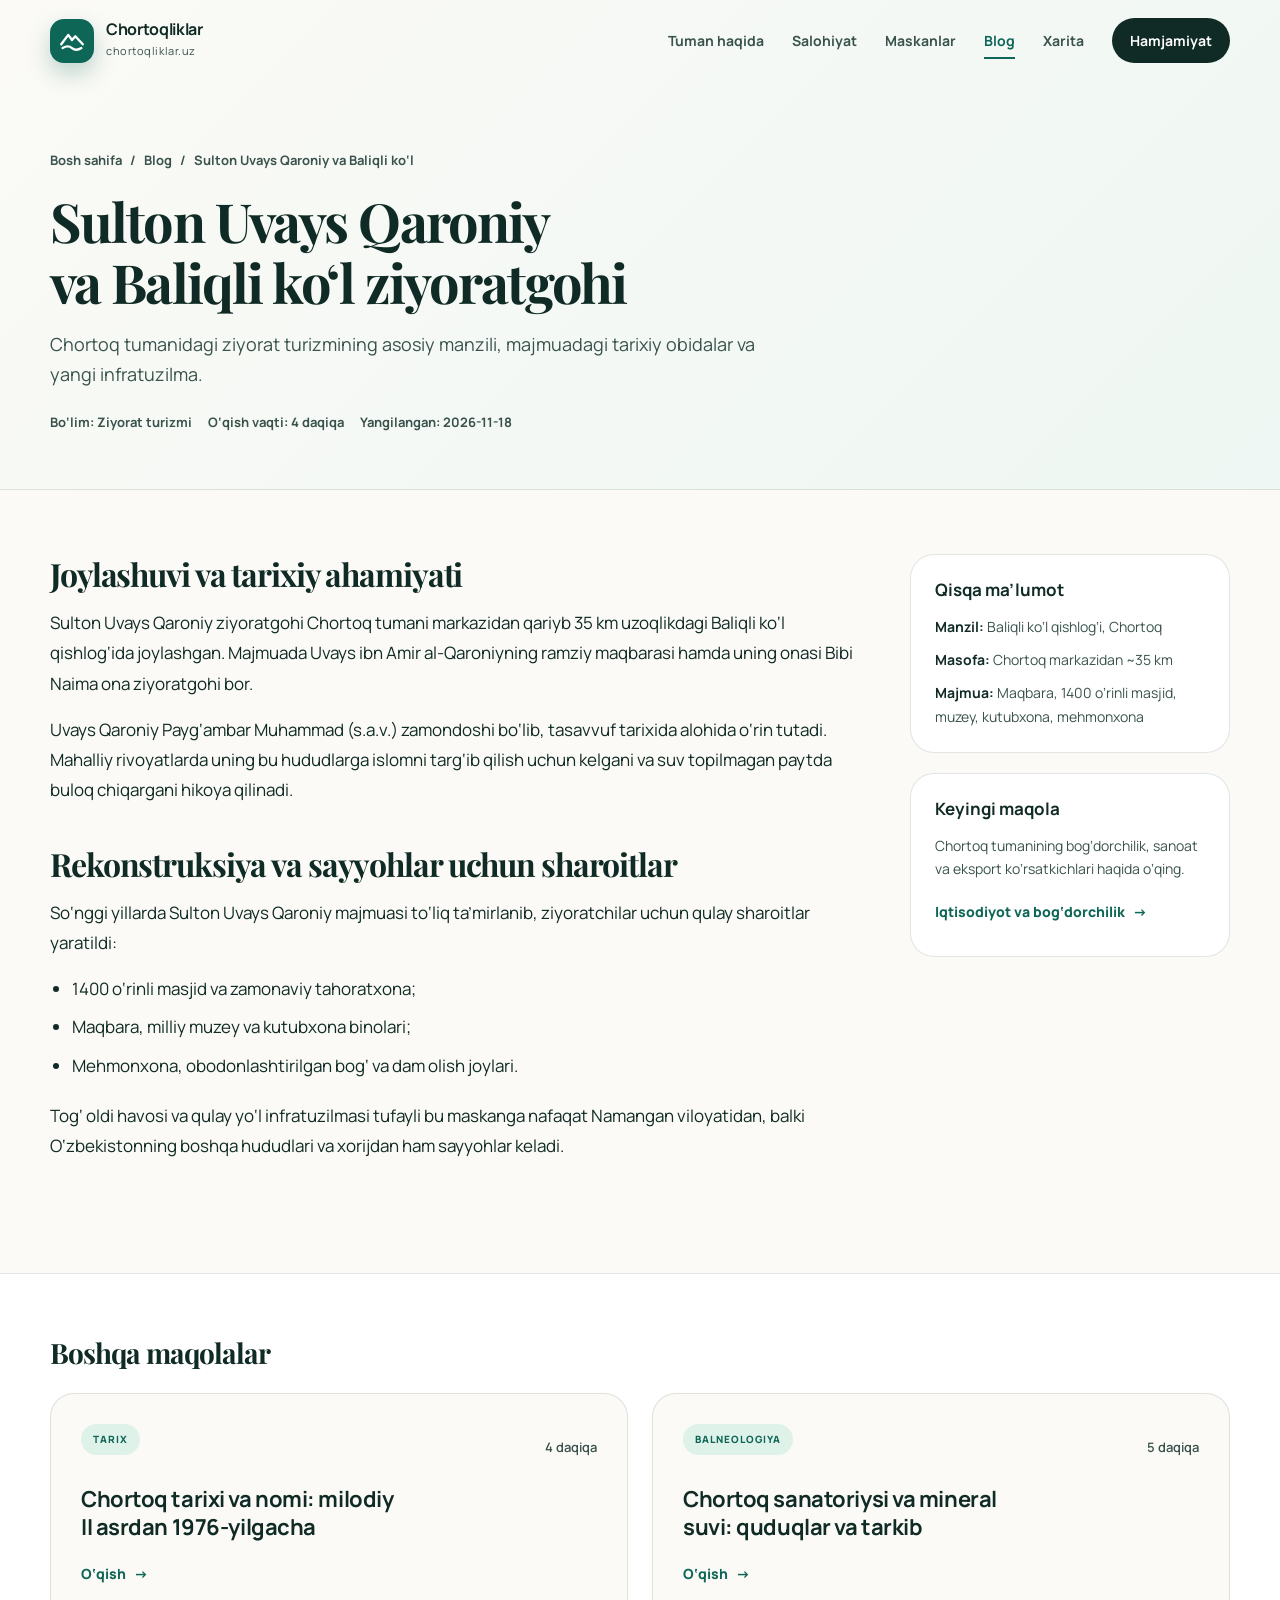
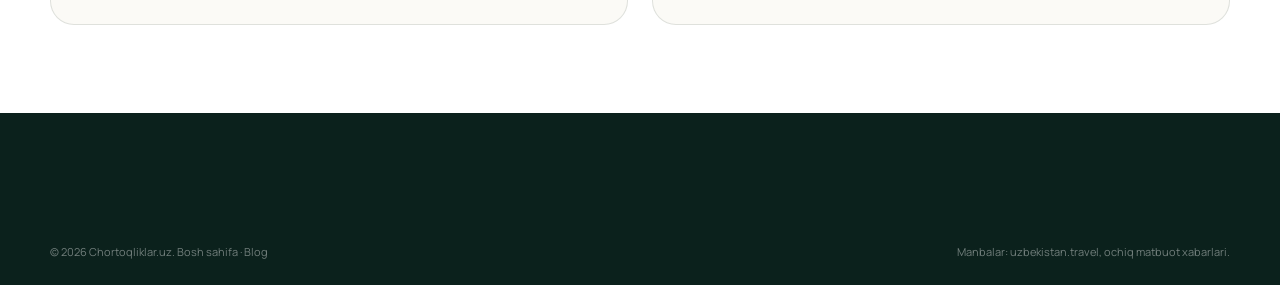
<file: blog/sulton-uvays-qaroniy-baliqli-kol.html>
<!doctype html>
<html lang="uz">
<head>
  <meta charset="utf-8" />
  <meta name="viewport" content="width=device-width, initial-scale=1" />
  <meta name="theme-color" content="#0e5d4f" />
  <meta name="description" content="Chortoq tumanidagi Sulton Uvays Qaroniy ziyoratgohi va Baliqli ko‘l qishlog‘i: joylashuv, masjid, muzey va sayyohlar uchun sharoitlar." />
  <meta name="robots" content="index, follow, max-image-preview:large" />
  <link rel="canonical" href="https://chortoqliklar.uz/blog/sulton-uvays-qaroniy-baliqli-kol.html" />
  <meta property="og:site_name" content="Chortoqliklar.uz" />
  <meta property="og:locale" content="uz_UZ" />
  <meta property="og:type" content="article" />
  <meta property="og:url" content="https://chortoqliklar.uz/blog/sulton-uvays-qaroniy-baliqli-kol.html" />
  <meta property="og:title" content="Sulton Uvays Qaroniy va Baliqli ko‘l ziyoratgohi" />
  <meta property="og:description" content="Chortoq markazidan 35 km masofadagi ziyorat majmuasi, Bibi Naima ona maqbarasi va 1400 o‘rinli masjid haqida." />
  <meta property="og:image" content="https://chortoqliklar.uz/assets/chortoq-sanatorium.png" />
  <meta name="twitter:card" content="summary_large_image" />
  <title>Sulton Uvays Qaroniy va Baliqli ko‘l | Chortoqliklar.uz</title>
  <link rel="icon" href="../assets/favicon.svg" type="image/svg+xml" />
  <link rel="preconnect" href="https://fonts.googleapis.com" />
  <link rel="preconnect" href="https://fonts.gstatic.com" crossorigin />
  <link href="https://fonts.googleapis.com/css2?family=Manrope:wght@400;500;600;700;800&family=Playfair+Display:wght@600;700&display=swap" rel="stylesheet" />
  <link rel="stylesheet" href="../styles.css" />
  <script type="application/ld+json">
  {
    "@context": "https://schema.org",
    "@graph": [
      {
        "@type": "BlogPosting",
        "headline": "Sulton Uvays Qaroniy va Baliqli ko‘l ziyoratgohi",
        "description": "Tuman markazidan 35 km masofadagi ziyorat majmuasi, Bibi Naima ona maqbarasi, 1400 o‘rinli masjid va sayyohlik sharoitlari.",
        "datePublished": "2026-11-18",
        "dateModified": "2026-11-18",
        "inLanguage": "uz",
        "mainEntityOfPage": "https://chortoqliklar.uz/blog/sulton-uvays-qaroniy-baliqli-kol.html",
        "image": "https://chortoqliklar.uz/assets/chortoq-sanatorium.png",
        "author": { "@type": "Person", "name": "Xamidullo Xudoyberdiyev", "url": "https://xamidullo.uz/" },
        "publisher": { "@type": "Organization", "name": "Chortoqliklar.uz", "url": "https://chortoqliklar.uz/" }
      },
      {
        "@type": "BreadcrumbList",
        "itemListElement": [
          { "@type": "ListItem", "position": 1, "name": "Bosh sahifa", "item": "https://chortoqliklar.uz/" },
          { "@type": "ListItem", "position": 2, "name": "Blog", "item": "https://chortoqliklar.uz/blog/" },
          { "@type": "ListItem", "position": 3, "name": "Sulton Uvays Qaroniy", "item": "https://chortoqliklar.uz/blog/sulton-uvays-qaroniy-baliqli-kol.html" }
        ]
      }
    ]
  }
  </script>
</head>
<body>
  <a class="skip-link" href="#main">Asosiy qismga o‘tish</a>

  <header class="site-header scrolled" id="top">
    <div class="container nav-wrap">
      <a class="brand" href="../index.html" aria-label="Chortoqliklar bosh sahifa">
        <span class="brand-mark" aria-hidden="true">
          <svg viewBox="0 0 64 64" role="img">
            <path d="M9 39 24 19l8 11 7-8 16 17" fill="none" stroke="currentColor" stroke-width="5" stroke-linecap="round" stroke-linejoin="round"/>
            <path d="M12 47c8-5 14-5 20 0s12 5 20 0" fill="none" stroke="currentColor" stroke-width="5" stroke-linecap="round"/>
          </svg>
        </span>
        <span><strong>Chortoqliklar</strong><small>chortoqliklar.uz</small></span>
      </a>
      <button class="nav-toggle" type="button" aria-label="Menyuni ochish" aria-expanded="false" aria-controls="site-nav">
        <span></span><span></span><span></span>
      </button>
      <nav class="site-nav" id="site-nav" aria-label="Asosiy navigatsiya">
        <a href="../index.html#about">Tuman haqida</a>
        <a href="../index.html#potential">Salohiyat</a>
        <a href="../index.html#places">Maskanlar</a>
        <a class="active" href="index.html">Blog</a>
        <a href="../index.html#map">Xarita</a>
        <a class="nav-cta" href="../index.html#community">Hamjamiyat</a>
      </nav>
    </div>
  </header>

  <main id="main">
    <section class="article-hero">
      <div class="container">
        <nav class="breadcrumbs" aria-label="Navigatsiya zanjiri">
          <a href="../index.html">Bosh sahifa</a><span>/</span>
          <a href="index.html">Blog</a><span>/</span>
          <span>Sulton Uvays Qaroniy va Baliqli ko‘l</span>
        </nav>
        <h1>Sulton Uvays Qaroniy va Baliqli ko‘l ziyoratgohi</h1>
        <p class="article-lead">
          Chortoq tumanidagi ziyorat turizmining asosiy manzili, majmuadagi tarixiy obidalar va yangi infratuzilma.
        </p>
        <div class="article-info">
          <span>Bo‘lim: Ziyorat turizmi</span>
          <span>O‘qish vaqti: 4 daqiqa</span>
          <span>Yangilangan: 2026-11-18</span>
        </div>
      </div>
    </section>

    <section class="article-section">
      <div class="container article-layout">
        <article class="article-body">
          <h2>Joylashuvi va tarixiy ahamiyati</h2>
          <p>
            Sulton Uvays Qaroniy ziyoratgohi Chortoq tumani markazidan qariyb 35 km uzoqlikdagi Baliqli ko‘l qishlog‘ida joylashgan. Majmuada Uvays ibn Amir al-Qaroniyning ramziy maqbarasi hamda uning onasi Bibi Naima ona ziyoratgohi bor.
          </p>
          <p>
            Uvays Qaroniy Payg‘ambar Muhammad (s.a.v.) zamondoshi bo‘lib, tasavvuf tarixida alohida o‘rin tutadi. Mahalliy rivoyatlarda uning bu hududlarga islomni targ‘ib qilish uchun kelgani va suv topilmagan paytda buloq chiqargani hikoya qilinadi.
          </p>

          <h2>Rekonstruksiya va sayyohlar uchun sharoitlar</h2>
          <p>
            So‘nggi yillarda Sulton Uvays Qaroniy majmuasi to‘liq ta’mirlanib, ziyoratchilar uchun qulay sharoitlar yaratildi:
          </p>
          <ul>
            <li>1400 o‘rinli masjid va zamonaviy tahoratxona;</li>
            <li>Maqbara, milliy muzey va kutubxona binolari;</li>
            <li>Mehmonxona, obodonlashtirilgan bog‘ va dam olish joylari.</li>
          </ul>
          <p>
            Tog‘ oldi havosi va qulay yo‘l infratuzilmasi tufayli bu maskanga nafaqat Namangan viloyatidan, balki O‘zbekistonning boshqa hududlari va xorijdan ham sayyohlar keladi.
          </p>
        </article>

        <aside class="article-sidebar">
          <div class="fact-box">
            <h3>Qisqa ma’lumot</h3>
            <ul>
              <li><strong>Manzil:</strong> Baliqli ko‘l qishlog‘i, Chortoq</li>
              <li><strong>Masofa:</strong> Chortoq markazidan ~35 km</li>
              <li><strong>Majmua:</strong> Maqbara, 1400 o‘rinli masjid, muzey, kutubxona, mehmonxona</li>
            </ul>
          </div>
          <div class="fact-box">
            <h3>Keyingi maqola</h3>
            <p style="margin: 0 0 12px; font-size: 14px; color: var(--ink-soft);">
              Chortoq tumanining bog‘dorchilik, sanoat va eksport ko‘rsatkichlari haqida o‘qing.
            </p>
            <a class="blog-read" href="chortoq-iqtisodiyoti-va-bogdorchilik.html">Iqtisodiyot va bog‘dorchilik <span>→</span></a>
          </div>
        </aside>
      </div>
    </section>

    <section class="related-section">
      <div class="container">
        <h2 style="margin: 0 0 24px; font-size: 28px;">Boshqa maqolalar</h2>
        <div class="blog-grid" style="margin-top: 0;">
          <article class="blog-card">
            <div class="blog-meta"><span class="place-tag">Tarix</span><span>4 daqiqa</span></div>
            <h3><a href="chortoq-tarixi.html">Chortoq tarixi va nomi: milodiy II asrdan 1976-yilgacha</a></h3>
            <a class="blog-read" href="chortoq-tarixi.html">O‘qish <span>→</span></a>
          </article>
          <article class="blog-card">
            <div class="blog-meta"><span class="place-tag">Balneologiya</span><span>5 daqiqa</span></div>
            <h3><a href="chortoq-mineral-suvi-va-sanatoriy.html">Chortoq sanatoriysi va mineral suvi: quduqlar va tarkib</a></h3>
            <a class="blog-read" href="chortoq-mineral-suvi-va-sanatoriy.html">O‘qish <span>→</span></a>
          </article>
        </div>
      </div>
    </section>
  </main>

  <footer class="site-footer">
    <div class="container footer-bottom" style="border-top: 0; padding-top: 0;">
      <p>© <span id="current-year"></span> Chortoqliklar.uz. <a href="../index.html">Bosh sahifa</a> · <a href="index.html">Blog</a></p>
      <p>Manbalar: uzbekistan.travel, ochiq matbuot xabarlari.</p>
    </div>
  </footer>

  <script src="../script.js"></script>
</body>
</html>
</file>
<file: styles.css>
:root {
  --ink: #102b25;
  --ink-soft: #39524c;
  --green: #0e6656;
  --green-2: #16806a;
  --mint: #dff2ea;
  --mint-2: #eef8f4;
  --sand: #f1e4c9;
  --gold: #cfa35d;
  --paper: #fbfaf6;
  --white: #ffffff;
  --line: rgba(16, 43, 37, 0.12);
  --shadow: 0 24px 70px rgba(14, 66, 55, 0.14);
  --radius-sm: 16px;
  --radius-md: 24px;
  --radius-lg: 34px;
  --container: 1180px;
}

* { box-sizing: border-box; }
html {
  scroll-behavior: smooth;
  -webkit-font-smoothing: antialiased;
  -moz-osx-font-smoothing: grayscale;
}
body {
  margin: 0;
  font-family: "Manrope", system-ui, -apple-system, BlinkMacSystemFont, "Segoe UI", sans-serif;
  background: var(--paper);
  color: var(--ink);
  line-height: 1.65;
  overflow-x: hidden;
}
body.nav-open,
body.modal-open { overflow: hidden; }
img { display: block; max-width: 100%; }
a { color: inherit; text-decoration: none; }
a:focus-visible,
button:focus-visible,
input:focus-visible,
summary:focus-visible {
  outline: 3px solid var(--green);
  outline-offset: 2px;
}
button, input { font: inherit; }
button { cursor: pointer; }
svg { display: block; }

.skip-link {
  position: fixed;
  left: 16px;
  top: -60px;
  z-index: 1000;
  padding: 12px 16px;
  border-radius: 10px;
  background: var(--ink);
  color: #fff;
  transition: top .2s ease;
}
.skip-link:focus { top: 16px; }

.container {
  width: min(var(--container), calc(100% - 40px));
  margin-inline: auto;
}
.section { padding: 112px 0; }

.site-header {
  position: fixed;
  inset: 0 0 auto 0;
  z-index: 100;
  padding: 18px 0;
  transition: background .25s ease, box-shadow .25s ease, padding .25s ease;
}
.site-header.scrolled {
  padding: 10px 0;
  background: rgba(251, 250, 246, .9);
  box-shadow: 0 10px 35px rgba(16, 43, 37, .08);
  backdrop-filter: blur(18px);
}
.nav-wrap { display: flex; align-items: center; justify-content: space-between; gap: 28px; }
.brand { display: inline-flex; align-items: center; gap: 12px; min-width: max-content; }
.brand-mark {
  width: 44px;
  height: 44px;
  display: grid;
  place-items: center;
  border-radius: 14px;
  background: var(--green);
  color: #fff;
  box-shadow: 0 10px 22px rgba(14, 102, 86, .25);
}
.brand-mark svg { width: 30px; height: 30px; }
.brand strong { display: block; font-size: 16px; line-height: 1.1; letter-spacing: -.02em; }
.brand small { display: block; margin-top: 4px; color: var(--ink-soft); font-size: 11px; letter-spacing: .05em; }
.site-nav { display: flex; align-items: center; gap: 28px; font-size: 14px; font-weight: 700; }
.site-nav a { position: relative; color: var(--ink-soft); transition: color .2s ease; }
.site-nav a:not(.nav-cta)::after {
  content: "";
  position: absolute;
  left: 0;
  right: 100%;
  bottom: -7px;
  height: 2px;
  background: var(--green);
  transition: right .25s ease;
}
.site-nav a:hover, .site-nav a.active { color: var(--green); }
.site-nav a:hover::after, .site-nav a.active::after { right: 0; }
.nav-cta { padding: 11px 18px; border-radius: 999px; background: var(--ink); color: #fff !important; }
.nav-toggle { display: none; width: 44px; height: 44px; padding: 10px; border: 0; border-radius: 12px; background: var(--white); }
.nav-toggle span { display: block; height: 2px; margin: 5px 0; background: var(--ink); transition: transform .2s ease, opacity .2s ease; }

.hero {
  position: relative;
  min-height: 850px;
  display: flex;
  align-items: center;
  padding-top: 155px;
  padding-bottom: 120px;
  overflow: hidden;
  background:
    radial-gradient(circle at 80% 12%, rgba(223, 242, 234, .9), transparent 32%),
    radial-gradient(circle at 12% 88%, rgba(241, 228, 201, .62), transparent 28%),
    linear-gradient(135deg, #fbfaf6 0%, #f2f7f3 100%);
}
.hero::before {
  content: "";
  position: absolute;
  width: 650px;
  height: 650px;
  border: 1px solid rgba(14, 102, 86, .08);
  border-radius: 50%;
  right: -180px;
  top: -150px;
  box-shadow:
    0 0 0 55px rgba(14, 102, 86, .025),
    0 0 0 110px rgba(14, 102, 86, .02),
    0 0 0 165px rgba(14, 102, 86, .015);
}
.hero-noise {
  position: absolute;
  inset: 0;
  opacity: .14;
  pointer-events: none;
  background-image: url("data:image/svg+xml,%3Csvg xmlns='http://www.w3.org/2000/svg' width='100' height='100' viewBox='0 0 100 100'%3E%3Cfilter id='n'%3E%3CfeTurbulence type='fractalNoise' baseFrequency='.75' numOctaves='2' stitchTiles='stitch'/%3E%3C/filter%3E%3Crect width='100%25' height='100%25' filter='url(%23n)' opacity='.12'/%3E%3C/svg%3E");
}
.hero-grid { position: relative; z-index: 1; display: grid; grid-template-columns: 1.05fr .95fr; align-items: center; gap: 80px; }
.eyebrow { display: flex; align-items: center; gap: 10px; margin-bottom: 18px; color: var(--green); font-size: 12px; font-weight: 800; text-transform: uppercase; letter-spacing: .15em; }
.eyebrow span { width: 34px; height: 2px; background: currentColor; }
.eyebrow.centered { justify-content: center; }
.eyebrow.light { color: #8fd5c3; }
h1, h2, h3, p { margin-top: 0; }
h1, h2 { font-family: "Playfair Display", Georgia, serif; letter-spacing: -.035em; }
h1, h2, h3 { text-wrap: balance; }
h1 { max-width: 720px; margin-bottom: 24px; font-size: clamp(52px, 6.1vw, 86px); line-height: 1.03; }
h1 em { color: var(--green); font-style: normal; }
h2 { margin-bottom: 22px; font-size: clamp(38px, 4.2vw, 60px); line-height: 1.1; }
h3 { margin-bottom: 10px; font-size: 22px; line-height: 1.3; }
.hero-lead { max-width: 650px; margin-bottom: 32px; color: var(--ink-soft); font-size: 18px; text-wrap: pretty; }
.hero-actions { display: flex; flex-wrap: wrap; gap: 14px; }
.button {
  display: inline-flex;
  align-items: center;
  justify-content: center;
  gap: 10px;
  min-height: 52px;
  padding: 13px 22px;
  border-radius: 999px;
  border: 1px solid transparent;
  font-size: 14px;
  font-weight: 800;
  transition: transform 150ms ease-out, background-color 150ms ease-out, border-color 150ms ease-out, box-shadow 150ms ease-out;
}
.button:hover { transform: translateY(-2px); }
.button:active,
.earth-year-btn:active,
.sat-tool-btn:active,
.dev-link:active,
.dev-modal-close:active { transform: scale(0.97); }
.button-primary { background: var(--green); color: #fff; box-shadow: 0 15px 30px rgba(14, 102, 86, .22); }
.button-primary:hover { background: #0a584a; }
.button-ghost { border-color: var(--line); background: rgba(255,255,255,.62); color: var(--ink); }
.button-ghost svg, .button-dark svg { width: 20px; fill: currentColor; }
.button-dark { background: var(--ink); color: #fff; }
.hero-note { display: flex; align-items: center; gap: 14px; margin-top: 34px; color: var(--ink-soft); font-size: 13px; }
.hero-note p { margin: 0; }
.avatar-stack { display: flex; }
.avatar-stack span { width: 34px; height: 34px; display: grid; place-items: center; margin-left: -8px; border: 3px solid var(--paper); border-radius: 50%; background: var(--sand); color: var(--ink); font-size: 10px; font-weight: 800; }
.avatar-stack span:first-child { margin-left: 0; background: var(--green); color: white; }
.avatar-stack span:nth-child(2) { background: #d5e8df; }

.hero-visual { position: relative; min-height: 550px; }
.photo-frame { position: absolute; inset: 38px 5px 30px 30px; overflow: hidden; border-radius: 42px 42px 160px 42px; box-shadow: var(--shadow); background: #ccdcd5; }
.photo-frame img { width: 100%; height: 100%; object-fit: cover; transform: scale(1.03); outline: 1px solid rgba(0, 0, 0, .1); outline-offset: -1px; }
.photo-gradient { position: absolute; inset: 0; background: linear-gradient(to top, rgba(8, 42, 34, .82), transparent 46%); }
.photo-caption { position: absolute; left: 28px; bottom: 27px; display: flex; align-items: center; gap: 12px; color: white; }
.caption-dot { width: 10px; height: 10px; border-radius: 50%; background: #8cd4bd; box-shadow: 0 0 0 7px rgba(140, 212, 189, .18); }
.photo-caption strong, .photo-caption small { display: block; }
.photo-caption strong { font-size: 16px; }
.photo-caption small { color: rgba(255,255,255,.72); font-size: 12px; }
.floating-card { position: absolute; z-index: 2; display: flex; align-items: center; gap: 12px; min-width: 190px; padding: 14px 16px; border: 1px solid rgba(255,255,255,.7); border-radius: 18px; background: rgba(255,255,255,.9); box-shadow: 0 18px 45px rgba(16, 43, 37, .15); backdrop-filter: blur(12px); }
.floating-card strong, .floating-card small { display: block; }
.floating-card strong { font-size: 17px; }
.floating-card small { color: var(--ink-soft); font-size: 11px; }
.floating-icon { width: 40px; height: 40px; display: grid; place-items: center; border-radius: 13px; background: var(--mint); color: var(--green); }
.floating-icon.sand { background: var(--sand); color: #8b6426; }
.floating-icon svg { width: 21px; fill: none; stroke: currentColor; stroke-width: 1.8; stroke-linecap: round; stroke-linejoin: round; }
.card-population { top: 0; right: -26px; }
.card-founded { left: -24px; bottom: 8px; }
.hero-scroll { position: absolute; left: 50%; bottom: 34px; display: flex; align-items: center; gap: 10px; color: var(--ink-soft); font-size: 10px; letter-spacing: .16em; text-transform: uppercase; transform: translateX(-50%) rotate(90deg); transform-origin: center; }
.hero-scroll span { width: 40px; height: 1px; background: var(--ink-soft); }

.stats { position: relative; z-index: 3; margin-top: -42px; }
.stats-grid { display: grid; grid-template-columns: repeat(4, 1fr); overflow: hidden; border: 1px solid rgba(14, 102, 86, .12); border-radius: 24px; background: rgba(255,255,255,.92); box-shadow: 0 18px 50px rgba(16,43,37,.09); backdrop-filter: blur(16px); }
.stat { position: relative; padding: 28px 30px; }
.stat:not(:last-child)::after { content: ""; position: absolute; right: 0; top: 24%; bottom: 24%; width: 1px; background: var(--line); }
.stat-number { display: block; margin-bottom: 5px; color: var(--green); font-family: "Playfair Display", Georgia, serif; font-size: 34px; font-weight: 700; line-height: 1; font-variant-numeric: tabular-nums; }
.stat p { margin: 0; color: var(--ink-soft); font-size: 12px; }

.split-grid { display: grid; grid-template-columns: .8fr 1.2fr; gap: 80px; align-items: start; }
.section-heading h2 { margin-bottom: 0; }
.about-copy p { color: var(--ink-soft); }
.lead-copy { color: var(--ink) !important; font-size: 20px; font-weight: 600; line-height: 1.65; }
.profile-grid { display: grid; grid-template-columns: 1.45fr 1fr 1fr; gap: 20px; margin-top: 58px; }
.profile-card { min-height: 235px; padding: 28px; border: 1px solid var(--line); border-radius: var(--radius-md); background: #fff; transition: transform .25s ease, box-shadow .25s ease; }
.profile-card:hover { transform: translateY(-6px); box-shadow: 0 20px 48px rgba(16,43,37,.09); }
.profile-main { display: grid; grid-template-columns: auto 1fr; align-items: center; gap: 22px; background: var(--ink); color: #fff; }
.profile-card p { margin: 0; color: var(--ink-soft); font-size: 14px; }
.profile-main p { color: rgba(255,255,255,.68); }
.profile-icon { width: 56px; height: 56px; display: grid; place-items: center; border-radius: 18px; background: rgba(255,255,255,.12); color: #fff; }
.profile-icon.mint { background: var(--mint); color: var(--green); }
.profile-icon.gold { background: var(--sand); color: #936d32; }
.profile-icon svg { width: 27px; fill: none; stroke: currentColor; stroke-width: 1.7; stroke-linecap: round; stroke-linejoin: round; }
.kicker { display: block; margin-bottom: 12px; color: var(--green-2); font-size: 11px; font-weight: 800; letter-spacing: .14em; text-transform: uppercase; }
.profile-main .kicker { color: #8fd5c3; }

.potential { background: #eff5f0; }
.center-heading { max-width: 760px; margin: 0 auto 55px; text-align: center; }
.center-heading p { max-width: 640px; margin: 0 auto; color: var(--ink-soft); }
.feature-grid { display: grid; grid-template-columns: repeat(4, 1fr); gap: 18px; }
.feature-card { position: relative; min-height: 350px; padding: 30px 26px; overflow: hidden; border: 1px solid rgba(14,102,86,.12); border-radius: var(--radius-md); background: rgba(255,255,255,.82); transition: transform .25s ease, background .25s ease, box-shadow .25s ease; }
.feature-card:hover { transform: translateY(-8px); background: #fff; box-shadow: 0 24px 50px rgba(16,43,37,.1); }
.feature-number { position: absolute; right: 18px; top: 8px; color: rgba(14,102,86,.08); font-family: "Playfair Display", serif; font-size: 76px; font-weight: 700; line-height: 1; }
.feature-icon { position: relative; z-index: 1; width: 58px; height: 58px; display: grid; place-items: center; margin-bottom: 70px; border-radius: 18px; background: var(--mint); color: var(--green); }
.feature-icon svg { width: 29px; fill: none; stroke: currentColor; stroke-width: 1.7; stroke-linecap: round; stroke-linejoin: round; }
.feature-card p { margin: 0; color: var(--ink-soft); font-size: 14px; }

.history { position: relative; overflow: hidden; background: var(--ink); color: #fff; }
.history::before { content: ""; position: absolute; width: 520px; height: 520px; left: -160px; bottom: -260px; border: 1px solid rgba(255,255,255,.07); border-radius: 50%; box-shadow: 0 0 0 60px rgba(255,255,255,.025), 0 0 0 120px rgba(255,255,255,.02); }
.history-grid { position: relative; display: grid; grid-template-columns: .8fr 1.2fr; gap: 95px; }
.history-intro { position: sticky; top: 130px; align-self: start; }
.history-intro p { color: rgba(255,255,255,.68); }
.text-link { display: inline-flex; align-items: center; gap: 12px; margin-top: 14px; color: #9edcca; font-size: 14px; font-weight: 800; }
.text-link span { font-size: 22px; transition: transform .2s ease; }
.text-link:hover span { transform: translateX(4px); }
.timeline { position: relative; padding-left: 38px; }
.timeline::before { content: ""; position: absolute; left: 7px; top: 12px; bottom: 10px; width: 1px; background: rgba(255,255,255,.15); }
.timeline-item { position: relative; display: grid; grid-template-columns: 118px 1fr; gap: 28px; padding: 0 0 48px; }
.timeline-item:last-child { padding-bottom: 0; }
.timeline-item::before { content: ""; position: absolute; left: -38px; top: 8px; width: 15px; height: 15px; border: 4px solid var(--ink); border-radius: 50%; background: #8fd5c3; box-shadow: 0 0 0 1px rgba(143,213,195,.45); }
.timeline-year { color: #8fd5c3; font-size: 13px; font-weight: 800; letter-spacing: .08em; }
.timeline-item h3 { margin-bottom: 8px; color: #fff; }
.timeline-item p { margin: 0; color: rgba(255,255,255,.62); font-size: 14px; }

.inline-heading { display: grid; grid-template-columns: 1fr .65fr; gap: 70px; align-items: end; margin-bottom: 45px; }
.inline-heading p { margin: 0; color: var(--ink-soft); }
.sanatorium-feature { display: grid; grid-template-columns: 1.15fr .85fr; min-height: 520px; overflow: hidden; border-radius: var(--radius-lg); background: var(--mint-2); }
.sanatorium-image { min-height: 520px; overflow: hidden; }
.sanatorium-image img { width: 100%; height: 100%; object-fit: cover; outline: 1px solid rgba(0, 0, 0, .1); outline-offset: -1px; }
.sanatorium-copy { display: flex; flex-direction: column; justify-content: center; padding: 55px; }
.place-tag { display: inline-flex; width: max-content; margin-bottom: 16px; padding: 7px 12px; border-radius: 999px; background: var(--mint); color: var(--green); font-size: 10px; font-weight: 800; letter-spacing: .1em; text-transform: uppercase; }
.sanatorium-copy h3 { font-family: "Playfair Display", serif; font-size: 40px; }
.sanatorium-copy p { color: var(--ink-soft); }
.check-list { display: grid; gap: 10px; margin: 8px 0 28px; padding: 0; list-style: none; }
.check-list li { position: relative; padding-left: 28px; font-size: 14px; }
.check-list li::before { content: "✓"; position: absolute; left: 0; top: 0; width: 19px; height: 19px; display: grid; place-items: center; border-radius: 50%; background: var(--green); color: #fff; font-size: 11px; }
.sanatorium-copy .button { align-self: flex-start; }
.place-grid { display: grid; grid-template-columns: repeat(3, 1fr); gap: 20px; margin-top: 20px; }
.place-card { overflow: hidden; border: 1px solid var(--line); border-radius: var(--radius-md); background: #fff; transition: transform .25s ease, box-shadow .25s ease; }
.place-card:hover { transform: translateY(-6px); box-shadow: 0 20px 45px rgba(16,43,37,.09); }
.place-art { height: 205px; display: grid; place-items: center; overflow: hidden; }
.place-art svg { width: 100%; height: 100%; }
.place-art.river { background: linear-gradient(160deg, #d8eee7, #b9d8cb); }
.place-art.river path:first-child { fill: #6aa892; opacity: .55; }
.place-art.river path:last-child { stroke: #effbf7; stroke-width: 9; }
.place-art.orchard { background: linear-gradient(160deg, #edf1d5, #d6e7bd); }
.place-art.orchard circle { fill: #7ca66b; opacity: .88; }
.place-art.orchard path { stroke: #755a3b; stroke-width: 8; stroke-linecap: round; }
.place-art.park { background: linear-gradient(160deg, #efe3cf, #e6d1ae); }
.place-art.park path { fill: none; stroke: #9e7445; stroke-width: 8; stroke-linecap: round; stroke-linejoin: round; }
.place-content { padding: 25px; }
.place-content p { margin-bottom: 0; color: var(--ink-soft); font-size: 14px; }

.map-section { background: #f0f4ef; }
.map-grid { display: grid; grid-template-columns: .8fr 1.2fr; gap: 70px; align-items: center; }
.map-copy p { color: var(--ink-soft); }
.map-facts { display: grid; grid-template-columns: repeat(3, 1fr); gap: 12px; margin: 30px 0; }
.map-facts div { padding: 16px; border: 1px solid var(--line); border-radius: 14px; background: rgba(255,255,255,.65); }
.map-facts span, .map-facts strong { display: block; }
.map-facts span { margin-bottom: 5px; color: var(--ink-soft); font-size: 10px; text-transform: uppercase; letter-spacing: .08em; }
.map-facts strong { font-size: 13px; }
.map-frame { position: relative; min-height: 520px; overflow: hidden; border: 10px solid #fff; border-radius: var(--radius-lg); box-shadow: var(--shadow); background: #d9e6df; }
.map-frame iframe { width: 100%; height: 520px; border: 0; filter: saturate(.78) contrast(.96); }
.map-label { position: absolute; left: 24px; bottom: 24px; display: flex; align-items: center; gap: 12px; padding: 14px 18px; border-radius: 18px; background: rgba(255,255,255,.92); box-shadow: 0 12px 32px rgba(16,43,37,.15); backdrop-filter: blur(12px); }
.map-label strong, .map-label small { display: block; }
.map-label small { color: var(--ink-soft); font-size: 11px; }
.map-pin { width: 40px; height: 40px; display: grid; place-items: center; border-radius: 13px; background: var(--green); color: #fff; }
.map-pin svg { width: 21px; fill: currentColor; }

.community { padding-top: 75px; padding-bottom: 75px; background: var(--paper); }
.community-card { position: relative; display: grid; grid-template-columns: 1.1fr .9fr; gap: 70px; align-items: center; overflow: hidden; padding: 62px; border-radius: var(--radius-lg); background: linear-gradient(135deg, #0d5d4f, #133f36); color: #fff; box-shadow: var(--shadow); }
.community-card::after { content: ""; position: absolute; width: 340px; height: 340px; right: -110px; top: -170px; border: 1px solid rgba(255,255,255,.1); border-radius: 50%; box-shadow: 0 0 0 50px rgba(255,255,255,.025), 0 0 0 100px rgba(255,255,255,.02); }
.community-card > * { position: relative; z-index: 1; }
.community-card h2 { font-size: clamp(35px, 4vw, 53px); }
.community-card p { margin-bottom: 0; color: rgba(255,255,255,.68); }
.community-form { padding: 28px; border: 1px solid rgba(255,255,255,.12); border-radius: 24px; background: rgba(255,255,255,.08); backdrop-filter: blur(12px); }
.community-form label { display: block; margin-bottom: 12px; font-size: 13px; font-weight: 800; }
.input-row { display: flex; gap: 10px; }
.input-row input { width: 100%; min-width: 0; padding: 15px 16px; border: 1px solid rgba(255,255,255,.18); border-radius: 14px; outline: none; background: rgba(255,255,255,.12); color: #fff; }
.input-row input::placeholder { color: rgba(255,255,255,.5); }
.input-row input:focus { border-color: #8fd5c3; box-shadow: 0 0 0 3px rgba(143,213,195,.15); }
.input-row button { border: 0; border-radius: 14px; padding: 0 20px; background: #fff; color: var(--ink); font-weight: 800; }
.community-form small { display: block; margin-top: 11px; color: rgba(255,255,255,.52); font-size: 10px; }

.site-footer { padding: 75px 0 24px; background: #0b211c; color: #fff; }
.footer-grid { display: grid; grid-template-columns: 1.2fr .6fr .9fr 1fr; gap: 55px; }
.brand-light .brand-mark { background: #1a7b68; }
.brand-light small { color: rgba(255,255,255,.54); }
.footer-brand p, .footer-meta p { color: rgba(255,255,255,.55); font-size: 13px; }
.footer-brand p { max-width: 330px; margin-top: 20px; }
.footer-links h3, .footer-meta h3 { margin-bottom: 18px; font-size: 13px; text-transform: uppercase; letter-spacing: .1em; }
.footer-links { display: flex; flex-direction: column; gap: 11px; }
.footer-links a { color: rgba(255,255,255,.62); font-size: 13px; transition: color .2s ease; }
.footer-links a:hover { color: #9edcca; }
.footer-bottom { display: flex; justify-content: space-between; gap: 25px; margin-top: 55px; padding-top: 22px; border-top: 1px solid rgba(255,255,255,.08); color: rgba(255,255,255,.42); font-size: 11px; }
.footer-bottom p { margin: 0; }

.back-to-top { position: fixed; right: 22px; bottom: 22px; z-index: 80; width: 46px; height: 46px; display: grid; place-items: center; border: 0; border-radius: 15px; background: var(--ink); color: #fff; box-shadow: 0 12px 28px rgba(16,43,37,.22); opacity: 0; visibility: hidden; transform: translateY(12px); transition: opacity .2s ease, visibility .2s ease, transform .2s ease; }
.back-to-top.visible { opacity: 1; visibility: visible; transform: translateY(0); }
.back-to-top svg { width: 22px; fill: none; stroke: currentColor; stroke-width: 2; stroke-linecap: round; stroke-linejoin: round; }
.toast { position: fixed; left: 50%; bottom: 26px; z-index: 200; max-width: calc(100% - 40px); padding: 13px 18px; border-radius: 12px; background: var(--ink); color: #fff; box-shadow: 0 15px 35px rgba(16,43,37,.2); font-size: 13px; opacity: 0; visibility: hidden; transform: translate(-50%, 15px); transition: opacity .2s ease, visibility .2s ease, transform .2s ease; }
.toast.show { opacity: 1; visibility: visible; transform: translate(-50%, 0); }

.reveal { opacity: 0; transform: translateY(24px); transition: opacity .7s ease, transform .7s ease; }
.reveal.visible { opacity: 1; transform: translateY(0); }
.delay-1 { transition-delay: .1s; }
.delay-2 { transition-delay: .2s; }
.delay-3 { transition-delay: .3s; }

@media (prefers-reduced-motion: reduce) {
  html { scroll-behavior: auto; }
  *, *::before, *::after { animation: none !important; transition-duration: .01ms !important; transition-delay: 0ms !important; }
  .reveal { opacity: 1; transform: none; }
}

@media (max-width: 1050px) {
  .site-nav { gap: 18px; }
  .hero-grid { gap: 42px; }
  .hero-visual { min-height: 500px; }
  .feature-grid { grid-template-columns: repeat(2, 1fr); }
  .feature-icon { margin-bottom: 45px; }
  .footer-grid { grid-template-columns: 1.2fr .8fr .9fr; }
  .footer-meta { grid-column: 1 / -1; }
}

@media (max-width: 860px) {
  .section { padding: 88px 0; }
  .nav-toggle { display: block; position: relative; z-index: 102; }
  .nav-toggle[aria-expanded="true"] span:nth-child(1) { transform: translateY(7px) rotate(45deg); }
  .nav-toggle[aria-expanded="true"] span:nth-child(2) { opacity: 0; }
  .nav-toggle[aria-expanded="true"] span:nth-child(3) { transform: translateY(-7px) rotate(-45deg); }
  .site-nav { position: fixed; inset: 0; z-index: 101; display: flex; flex-direction: column; justify-content: center; gap: 25px; padding: 90px 30px; background: rgba(251,250,246,.98); font-size: 20px; opacity: 0; visibility: hidden; transform: translateY(-10px); transition: .25s ease; }
  .site-nav.open { opacity: 1; visibility: visible; transform: translateY(0); }
  .nav-cta { margin-top: 8px; }
  .hero { min-height: auto; padding-top: 135px; }
  .hero-grid, .split-grid, .history-grid, .map-grid, .community-card { grid-template-columns: 1fr; }
  .hero-grid { gap: 50px; }
  .hero-visual { min-height: 520px; }
  .photo-frame { inset: 20px 35px 30px 35px; }
  .card-population { right: 0; }
  .card-founded { left: 0; }
  .hero-scroll { display: none; }
  .stats { margin-top: -26px; }
  .stats-grid { grid-template-columns: repeat(2, 1fr); }
  .stat:nth-child(2)::after { display: none; }
  .stat:nth-child(-n+2) { border-bottom: 1px solid var(--line); }
  .split-grid { gap: 35px; }
  .profile-grid { grid-template-columns: 1fr 1fr; }
  .profile-main { grid-column: 1 / -1; }
  .history-intro { position: static; }
  .history-grid { gap: 60px; }
  .inline-heading { grid-template-columns: 1fr; gap: 22px; }
  .sanatorium-feature { grid-template-columns: 1fr; }
  .sanatorium-image { min-height: 390px; }
  .place-grid { grid-template-columns: 1fr; }
  .place-card { display: grid; grid-template-columns: .8fr 1.2fr; }
  .place-art { height: 100%; min-height: 240px; }
  .map-grid { gap: 45px; }
  .community-card { gap: 35px; padding: 42px; }
}

@media (max-width: 620px) {
  .container { width: min(100% - 28px, var(--container)); }
  .section { padding: 72px 0; }
  .brand small { display: none; }
  h1 { font-size: clamp(44px, 13vw, 64px); }
  h2 { font-size: clamp(35px, 10vw, 48px); }
  .hero { padding-top: 120px; padding-bottom: 78px; }
  .hero-lead { font-size: 16px; }
  .hero-actions .button { width: 100%; }
  .hero-note { align-items: flex-start; }
  .hero-visual { min-height: 430px; }
  .photo-frame { inset: 20px 5px 35px 5px; border-radius: 28px 28px 100px 28px; }
  .floating-card { min-width: 168px; padding: 11px 13px; }
  .floating-card strong { font-size: 14px; }
  .card-population { right: -3px; }
  .card-founded { left: -3px; bottom: 0; }
  .stats { margin-top: 0; padding-top: 18px; }
  .stats-grid { grid-template-columns: 1fr; }
  .stat { padding: 22px 24px; }
  .stat:not(:last-child)::after { left: 24px; right: 24px; top: auto; bottom: 0; width: auto; height: 1px; }
  .stat:nth-child(2)::after { display: block; }
  .stat:nth-child(-n+2) { border-bottom: 0; }
  .profile-grid, .feature-grid { grid-template-columns: 1fr; }
  .profile-main { grid-column: auto; grid-template-columns: 1fr; }
  .feature-card { min-height: 300px; }
  .timeline { padding-left: 28px; }
  .timeline-item { grid-template-columns: 1fr; gap: 10px; }
  .timeline-item::before { left: -28px; }
  .sanatorium-copy { padding: 34px 26px; }
  .sanatorium-copy h3 { font-size: 34px; }
  .sanatorium-image { min-height: 300px; }
  .place-card { display: block; }
  .place-art { height: 210px; min-height: auto; }
  .map-facts { grid-template-columns: 1fr; }
  .map-frame, .map-frame iframe { min-height: 430px; height: 430px; }
  .community-card { padding: 34px 24px; border-radius: 26px; }
  .input-row { flex-direction: column; }
  .input-row button { min-height: 50px; }
  .footer-grid { grid-template-columns: 1fr 1fr; gap: 35px 24px; }
  .footer-brand, .footer-meta { grid-column: 1 / -1; }
  .footer-bottom { flex-direction: column; }
}

.dev-trigger {
  position: relative;
  padding: 6px 2px;
  border: 0;
  background: none;
  color: inherit;
  font: inherit;
  text-decoration: underline;
  text-underline-offset: 3px;
}
.dev-trigger::after {
  content: "";
  position: absolute;
  inset: -8px -6px;
}
.dev-trigger:hover { color: var(--white); }

.dev-modal {
  position: fixed;
  inset: 0;
  z-index: 300;
  display: grid;
  place-items: center;
  padding: 24px;
  opacity: 0;
  visibility: hidden;
  transition: opacity .22s ease, visibility .22s ease;
}
.dev-modal[hidden] { display: none; }
.dev-modal.open {
  opacity: 1;
  visibility: visible;
}
.dev-modal-backdrop {
  position: absolute;
  inset: 0;
  background: rgba(16, 43, 37, .64);
  backdrop-filter: blur(8px);
}
.dev-modal-card {
  position: relative;
  width: min(100%, 480px);
  padding: 32px;
  border-radius: var(--radius-md);
  background: var(--paper);
  color: var(--ink);
  border: 1px solid var(--line);
  box-shadow: var(--shadow);
  transform: translateY(10px) scale(.98);
  transition: transform .22s ease;
}
.dev-modal.open .dev-modal-card {
  transform: translateY(0) scale(1);
}
.dev-modal-close {
  position: absolute;
  top: 16px;
  right: 16px;
  width: 38px;
  height: 38px;
  display: grid;
  place-items: center;
  border: 1px solid var(--line);
  border-radius: 12px;
  background: var(--white);
  color: var(--ink-soft);
  transition: background .2s ease, color .2s ease;
}
.dev-modal-close:hover { background: var(--mint-2); color: var(--ink); }
.dev-modal-close svg { width: 18px; height: 18px; fill: none; stroke: currentColor; stroke-width: 2; stroke-linecap: round; }
.dev-modal-head {
  display: flex;
  align-items: center;
  gap: 16px;
  padding-right: 36px;
}
.dev-avatar {
  width: 64px;
  height: 64px;
  border-radius: 18px;
  object-fit: cover;
  border: 2px solid var(--mint);
  outline: 1px solid rgba(0, 0, 0, .1);
  outline-offset: -1px;
  flex-shrink: 0;
}
.dev-badge {
  display: inline-block;
  margin-bottom: 4px;
  padding: 3px 10px;
  border-radius: 999px;
  background: var(--mint);
  color: var(--green);
  font-size: 11px;
  font-weight: 800;
  letter-spacing: .04em;
  text-transform: uppercase;
}
.dev-modal-head h2 {
  margin: 0;
  font-size: 22px;
  line-height: 1.2;
}
.dev-role {
  margin: 4px 0 0;
  color: var(--ink-soft);
  font-size: 14px;
  font-weight: 600;
}
.dev-bio {
  margin: 18px 0 0;
  color: var(--ink-soft);
  font-size: 15px;
  line-height: 1.6;
}
.dev-links {
  display: grid;
  grid-template-columns: repeat(2, 1fr);
  gap: 10px;
  margin-top: 20px;
}
.dev-link {
  display: inline-flex;
  align-items: center;
  justify-content: center;
  padding: 10px 14px;
  border-radius: 12px;
  border: 1px solid var(--line);
  background: var(--white);
  font-size: 14px;
  font-weight: 700;
  transition: border-color .2s ease, background .2s ease;
}
.dev-link:hover { border-color: var(--green); background: var(--mint-2); }
.dev-link-primary {
  background: var(--ink);
  border-color: var(--ink);
  color: var(--white);
}
.dev-link-primary:hover { background: var(--green); border-color: var(--green); }
.dev-modal-footer { margin-top: 20px; }
.dev-dismiss { width: 100%; justify-content: center; }

.blog-section { background: var(--white); }
.inline-blog-link { display: inline-flex; margin-top: 10px; }
.blog-grid {
  display: grid;
  grid-template-columns: repeat(2, 1fr);
  gap: 24px;
  margin-top: 42px;
}
.blog-card {
  position: relative;
  display: flex;
  flex-direction: column;
  padding: 30px;
  border-radius: var(--radius-md);
  background: var(--paper);
  border: 1px solid var(--line);
  cursor: pointer;
  transition: transform 180ms ease-out, box-shadow 180ms ease-out, border-color 180ms ease-out;
}
.blog-card:hover {
  transform: translateY(-4px);
  border-color: rgba(14, 102, 86, .35);
  box-shadow: 0 18px 45px rgba(16, 43, 37, .08);
}
.blog-card:active { transform: translateY(-1px) scale(.99); }
.blog-meta {
  display: flex;
  align-items: center;
  justify-content: space-between;
  gap: 12px;
  margin-bottom: 14px;
  font-size: 13px;
  color: var(--ink-soft);
  font-weight: 600;
}
.blog-card h3 {
  margin: 0 0 12px;
  font-size: 22px;
  line-height: 1.3;
  letter-spacing: -.02em;
}
.blog-card h3 a::after {
  content: "";
  position: absolute;
  inset: 0;
  border-radius: inherit;
}
.blog-card h3 a:hover { color: var(--green); }
.blog-card p {
  margin: 0 0 20px;
  color: var(--ink-soft);
  font-size: 15px;
  flex: 1;
  text-wrap: pretty;
}
.blog-read {
  position: relative;
  z-index: 1;
  display: inline-flex;
  align-items: center;
  gap: 8px;
  min-height: 40px;
  font-weight: 800;
  font-size: 14px;
  color: var(--green);
}
.blog-read span { transition: transform 180ms ease-out; }
.blog-card:hover .blog-read span { transform: translateX(4px); }

.faq-section { background: var(--paper); }
.faq-list {
  max-width: 820px;
  margin: 42px auto 0;
  display: grid;
  gap: 14px;
}
.faq-item {
  border-radius: var(--radius-sm);
  background: var(--white);
  border: 1px solid var(--line);
  padding: 20px 24px;
}
.faq-item summary {
  cursor: pointer;
  font-weight: 800;
  font-size: 17px;
  list-style: none;
  display: flex;
  align-items: center;
  justify-content: space-between;
  gap: 16px;
}
.faq-item summary::-webkit-details-marker { display: none; }
.faq-item summary::after {
  content: "+";
  font-size: 22px;
  font-weight: 500;
  color: var(--green);
  flex-shrink: 0;
}
.faq-item[open] summary::after { content: "−"; }
.faq-item p {
  margin: 14px 0 0;
  color: var(--ink-soft);
  font-size: 15px;
  line-height: 1.7;
}

.article-hero {
  padding: 150px 0 56px;
  background: linear-gradient(135deg, #fbfaf6 0%, #eef7f3 100%);
  border-bottom: 1px solid var(--line);
}
.breadcrumbs {
  display: flex;
  flex-wrap: wrap;
  align-items: center;
  gap: 8px;
  margin-bottom: 20px;
  font-size: 13px;
  font-weight: 700;
  color: var(--ink-soft);
}
.breadcrumbs a:hover { color: var(--green); }
.article-hero h1 {
  max-width: 820px;
  font-size: clamp(34px, 4.4vw, 54px);
  line-height: 1.12;
  margin: 0 0 18px;
}
.article-lead {
  max-width: 720px;
  margin: 0;
  font-size: 18px;
  color: var(--ink-soft);
}
.article-info {
  display: flex;
  flex-wrap: wrap;
  gap: 16px;
  margin-top: 22px;
  font-size: 13px;
  font-weight: 700;
  color: var(--ink-soft);
}
.article-section { padding: 64px 0 96px; }
.article-layout {
  display: grid;
  grid-template-columns: minmax(0, 1fr) 320px;
  gap: 48px;
  align-items: start;
}
.article-body {
  font-size: 17px;
  line-height: 1.78;
}
.article-body h2 {
  font-size: clamp(24px, 2.6vw, 32px);
  margin: 38px 0 14px;
  line-height: 1.25;
}
.article-body h2:first-child { margin-top: 0; }
.article-body h3 {
  font-size: 20px;
  margin: 26px 0 10px;
}
.article-body p { margin: 0 0 16px; color: var(--ink); }
.article-body ul {
  margin: 0 0 20px;
  padding-left: 22px;
}
.article-body li { margin-bottom: 8px; }
.article-table-wrap {
  overflow-x: auto;
  margin: 24px 0;
  border-radius: var(--radius-sm);
  border: 1px solid var(--line);
  background: var(--white);
}
.article-table {
  width: 100%;
  border-collapse: collapse;
  font-size: 15px;
}
.article-table th,
.article-table td {
  padding: 13px 16px;
  text-align: left;
  border-bottom: 1px solid var(--line);
}
.article-table th {
  background: var(--mint-2);
  font-weight: 800;
  color: var(--ink);
}
.article-table tr:last-child td { border-bottom: 0; }
.article-sidebar {
  position: sticky;
  top: 100px;
  display: grid;
  gap: 20px;
}
.fact-box {
  padding: 24px;
  border-radius: var(--radius-md);
  background: var(--white);
  border: 1px solid var(--line);
}
.fact-box h3 {
  margin: 0 0 14px;
  font-size: 17px;
}
.fact-box ul {
  margin: 0;
  padding: 0;
  list-style: none;
  display: grid;
  gap: 10px;
  font-size: 14px;
  color: var(--ink-soft);
}
.fact-box strong { color: var(--ink); }
.related-section {
  padding: 64px 0 88px;
  background: var(--white);
  border-top: 1px solid var(--line);
}

.satellite-section { background: var(--paper); }
.satellite-shell {
  margin-top: 34px;
  padding: 20px;
  border-radius: var(--radius-lg);
  background: var(--white);
  border: 1px solid var(--line);
}
.satellite-toolbar {
  display: flex;
  flex-wrap: wrap;
  align-items: center;
  justify-content: space-between;
  gap: 14px;
  margin-bottom: 18px;
}
.earth-years {
  display: flex;
  flex-wrap: wrap;
  gap: 8px;
}
.earth-year-btn,
.sat-tool-btn {
  min-width: 64px;
  min-height: 44px;
  padding: 8px 14px;
  border: 1px solid var(--line);
  border-radius: 12px;
  background: var(--paper);
  color: var(--ink);
  font-size: 14px;
  font-weight: 700;
  transition: background .18s ease, border-color .18s ease, color .18s ease;
}
.earth-year-btn:hover,
.sat-tool-btn:hover { border-color: var(--green); background: var(--mint-2); }
.earth-year-btn.active,
.sat-tool-btn.active {
  background: var(--green);
  border-color: var(--green);
  color: var(--white);
}
.satellite-tools {
  display: flex;
  flex-wrap: wrap;
  gap: 8px;
}
.satellite-viewport {
  position: relative;
  border-radius: 16px;
  overflow: hidden;
  background: #102b25;
  border: 1px solid var(--line);
  aspect-ratio: 3 / 2;
}
.satellite-grid {
  display: grid;
  grid-template-columns: repeat(3, 1fr);
  grid-template-rows: repeat(2, 1fr);
  width: 100%;
  height: 100%;
}
.satellite-grid img {
  width: 100%;
  height: 100%;
  object-fit: cover;
  display: block;
}
.satellite-badge {
  position: absolute;
  left: 16px;
  bottom: 16px;
  padding: 10px 14px;
  border-radius: 14px;
  background: rgba(16, 43, 37, .88);
  color: var(--white);
  display: grid;
  gap: 2px;
}
.satellite-badge strong { font-size: 15px; line-height: 1.2; font-variant-numeric: tabular-nums; }
.satellite-badge span { font-size: 12px; opacity: .82; font-variant-numeric: tabular-nums; }
.satellite-footer {
  display: flex;
  flex-wrap: wrap;
  align-items: center;
  justify-content: space-between;
  gap: 18px;
  margin-top: 20px;
}
.satellite-note { max-width: 560px; }
.satellite-note strong { display: block; font-size: 16px; margin-bottom: 4px; }
.satellite-note p { margin: 0; font-size: 14px; color: var(--ink-soft); }
.earth-actions {
  display: flex;
  flex-wrap: wrap;
  gap: 10px;
}

@media (max-width: 900px) {
  .article-layout { grid-template-columns: 1fr; }
  .article-sidebar { position: static; }
}

@media (max-width: 620px) {
  .blog-grid { grid-template-columns: 1fr; }
  .blog-card { padding: 24px; }
  .article-hero { padding: 124px 0 42px; }
  .dev-modal { padding: 16px; }
  .dev-modal-card { padding: 24px 20px; border-radius: 22px; }
  .dev-modal-head { flex-direction: column; align-items: flex-start; gap: 14px; }
  .dev-links { grid-template-columns: 1fr; }
}
</file>
